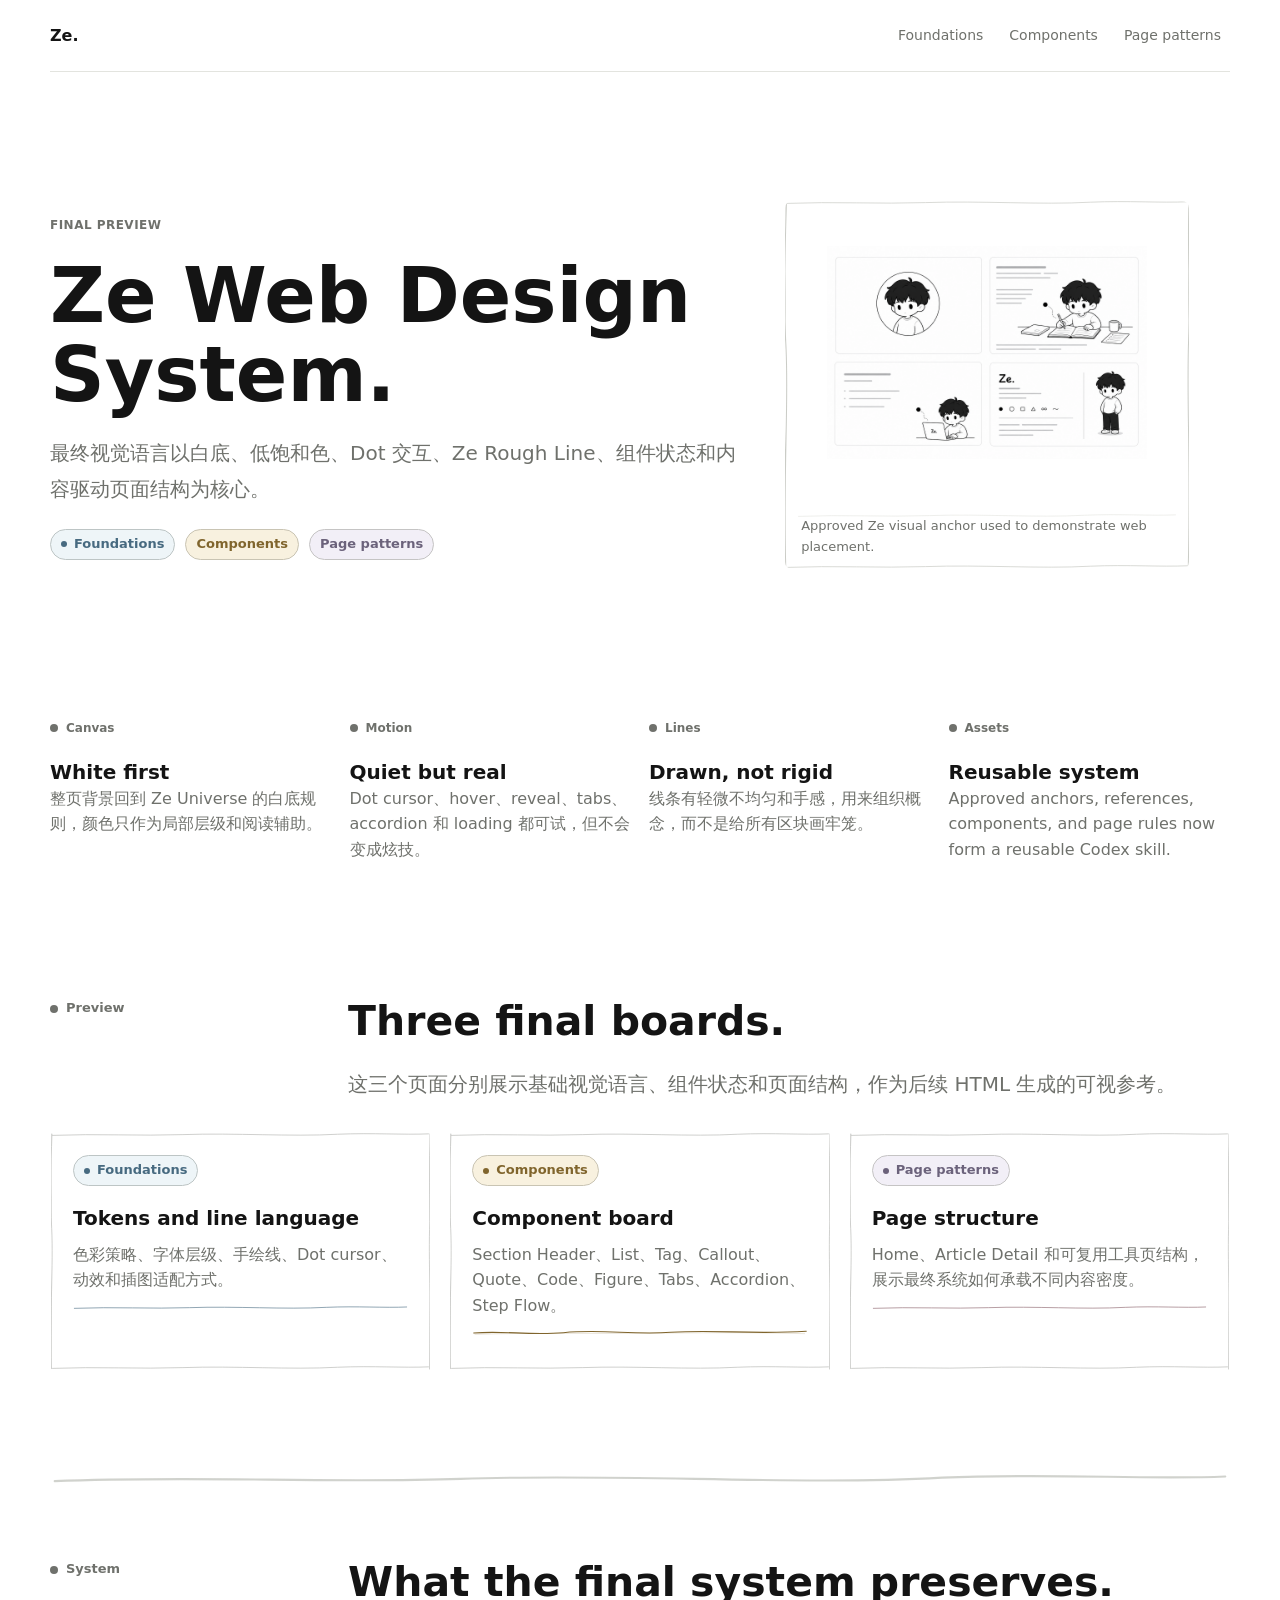
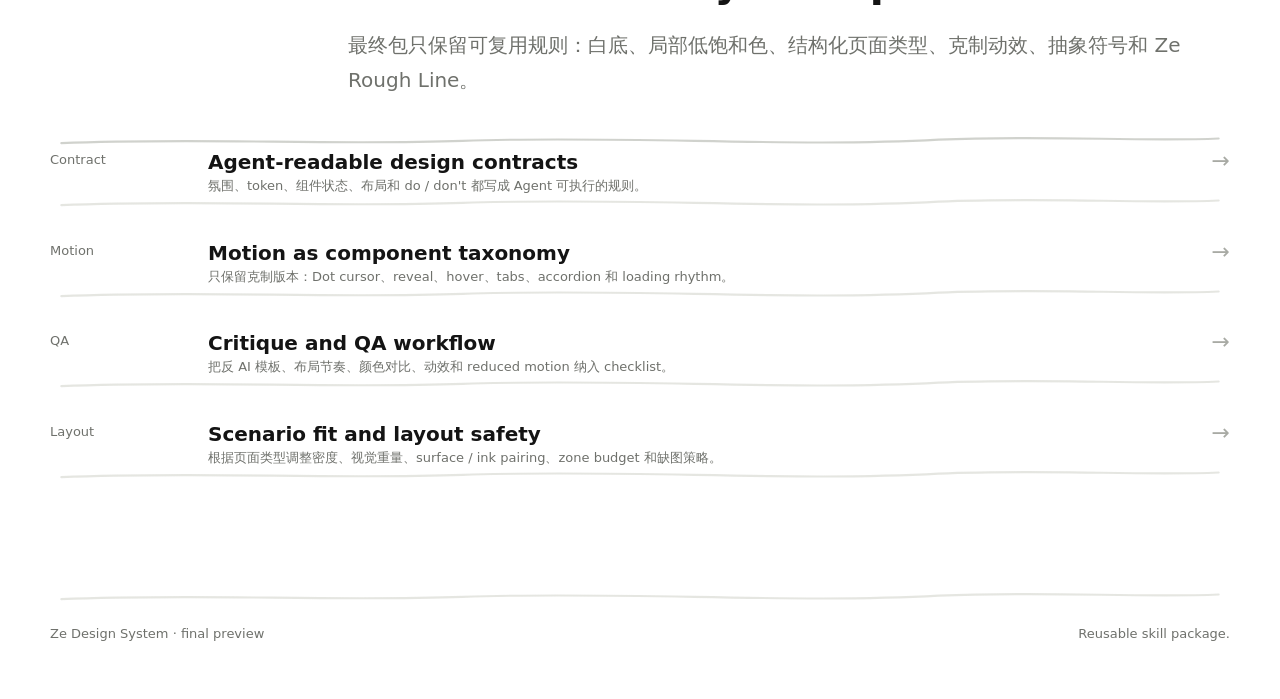
<file: gallery/index.html>
<!doctype html>
<html lang="zh-CN">
  <head>
    <meta charset="utf-8">
    <meta name="viewport" content="width=device-width, initial-scale=1">
    <title>Ze Design System Gallery</title>
    <link rel="stylesheet" href="./assets/ze-system.css">
    <script defer src="./assets/ze-gallery.js"></script>
  </head>
  <body>
    <header class="shell topbar">
      <a class="brand" href="./index.html">Ze.</a>
      <nav class="nav" aria-label="Gallery navigation">
        <a href="./style-tiles.html">Foundations</a>
        <a href="./component-board.html">Components</a>
        <a href="./page-mockups.html">Page patterns</a>
      </nav>
    </header>

    <main class="shell">
      <section class="gallery-hero">
        <div class="hero-copy" data-reveal>
          <span class="eyebrow">Final preview</span>
          <h1>Ze Web Design System.</h1>
          <p class="lead">最终视觉语言以白底、低饱和色、Dot 交互、Ze Rough Line、组件状态和内容驱动页面结构为核心。</p>
          <div class="mock-nav">
            <a class="tag tint-blue active" href="./style-tiles.html">Foundations</a>
            <a class="tag tint-amber" href="./component-board.html">Components</a>
            <a class="tag tint-violet" href="./page-mockups.html">Page patterns</a>
          </div>
        </div>
        <figure class="hero-visual figure fit-hero" data-reveal>
          <img src="../assets/visual-anchors/approved/08_application_board.png" alt="Approved Ze application board visual anchor">
          <figcaption class="caption">Approved Ze visual anchor used to demonstrate web placement.</figcaption>
        </figure>
      </section>

      <section class="section tight">
        <div class="option-grid four">
          <div class="open-note" data-reveal>
            <span class="kicker">Canvas</span>
            <h3>White first</h3>
            <p>整页背景回到 Ze Universe 的白底规则，颜色只作为局部层级和阅读辅助。</p>
          </div>
          <div class="open-note" data-reveal>
            <span class="kicker">Motion</span>
            <h3>Quiet but real</h3>
            <p>Dot cursor、hover、reveal、tabs、accordion 和 loading 都可试，但不会变成炫技。</p>
          </div>
          <div class="open-note" data-reveal>
            <span class="kicker">Lines</span>
            <h3>Drawn, not rigid</h3>
            <p>线条有轻微不均匀和手感，用来组织概念，而不是给所有区块画牢笼。</p>
          </div>
          <div class="open-note" data-reveal>
            <span class="kicker">Assets</span>
            <h3>Reusable system</h3>
            <p>Approved anchors, references, components, and page rules now form a reusable Codex skill.</p>
          </div>
        </div>
      </section>

      <section class="section">
        <div class="section-head">
          <span class="marker">Preview</span>
          <div>
            <h2>Three final boards.</h2>
            <p class="lead">这三个页面分别展示基础视觉语言、组件状态和页面结构，作为后续 HTML 生成的可视参考。</p>
          </div>
        </div>
        <div class="option-grid three">
          <a class="option-card" href="./style-tiles.html" data-reveal>
            <span class="tag tint-blue active">Foundations</span>
            <h3>Tokens and line language</h3>
            <p>色彩策略、字体层级、手绘线、Dot cursor、动效和插图适配方式。</p>
            <div class="hand-line blue" aria-hidden="true"></div>
          </a>
          <a class="option-card" href="./component-board.html" data-reveal>
            <span class="tag tint-amber active">Components</span>
            <h3>Component board</h3>
            <p>Section Header、List、Tag、Callout、Quote、Code、Figure、Tabs、Accordion、Step Flow。</p>
            <div class="hand-line amber rough-pencil" aria-hidden="true"></div>
          </a>
          <a class="option-card" href="./page-mockups.html" data-reveal>
            <span class="tag tint-violet active">Page patterns</span>
            <h3>Page structure</h3>
            <p>Home、Article Detail 和可复用工具页结构，展示最终系统如何承载不同内容密度。</p>
            <div class="hand-line rose" aria-hidden="true"></div>
          </a>
        </div>
      </section>

      <section class="section divided">
        <div class="section-head">
          <span class="marker">System</span>
          <div>
            <h2>What the final system preserves.</h2>
            <p class="lead">最终包只保留可复用规则：白底、局部低饱和色、结构化页面类型、克制动效、抽象符号和 Ze Rough Line。</p>
          </div>
        </div>
        <div class="list">
          <div class="list-row" data-reveal>
            <div class="meta">Contract</div>
            <div>
              <h3>Agent-readable design contracts</h3>
              <p class="meta">氛围、token、组件状态、布局和 do / don't 都写成 Agent 可执行的规则。</p>
            </div>
            <span class="arrow" aria-hidden="true">→</span>
          </div>
          <div class="list-row" data-reveal>
            <div class="meta">Motion</div>
            <div>
              <h3>Motion as component taxonomy</h3>
              <p class="meta">只保留克制版本：Dot cursor、reveal、hover、tabs、accordion 和 loading rhythm。</p>
            </div>
            <span class="arrow" aria-hidden="true">→</span>
          </div>
          <div class="list-row" data-reveal>
            <div class="meta">QA</div>
            <div>
              <h3>Critique and QA workflow</h3>
              <p class="meta">把反 AI 模板、布局节奏、颜色对比、动效和 reduced motion 纳入 checklist。</p>
            </div>
            <span class="arrow" aria-hidden="true">→</span>
          </div>
          <div class="list-row" data-reveal>
            <div class="meta">Layout</div>
            <div>
              <h3>Scenario fit and layout safety</h3>
              <p class="meta">根据页面类型调整密度、视觉重量、surface / ink pairing、zone budget 和缺图策略。</p>
            </div>
            <span class="arrow" aria-hidden="true">→</span>
          </div>
        </div>
      </section>
    </main>

    <footer class="shell footer">
      <span>Ze Design System · final preview</span>
      <span>Reusable skill package.</span>
    </footer>
  </body>
</html>
</file>
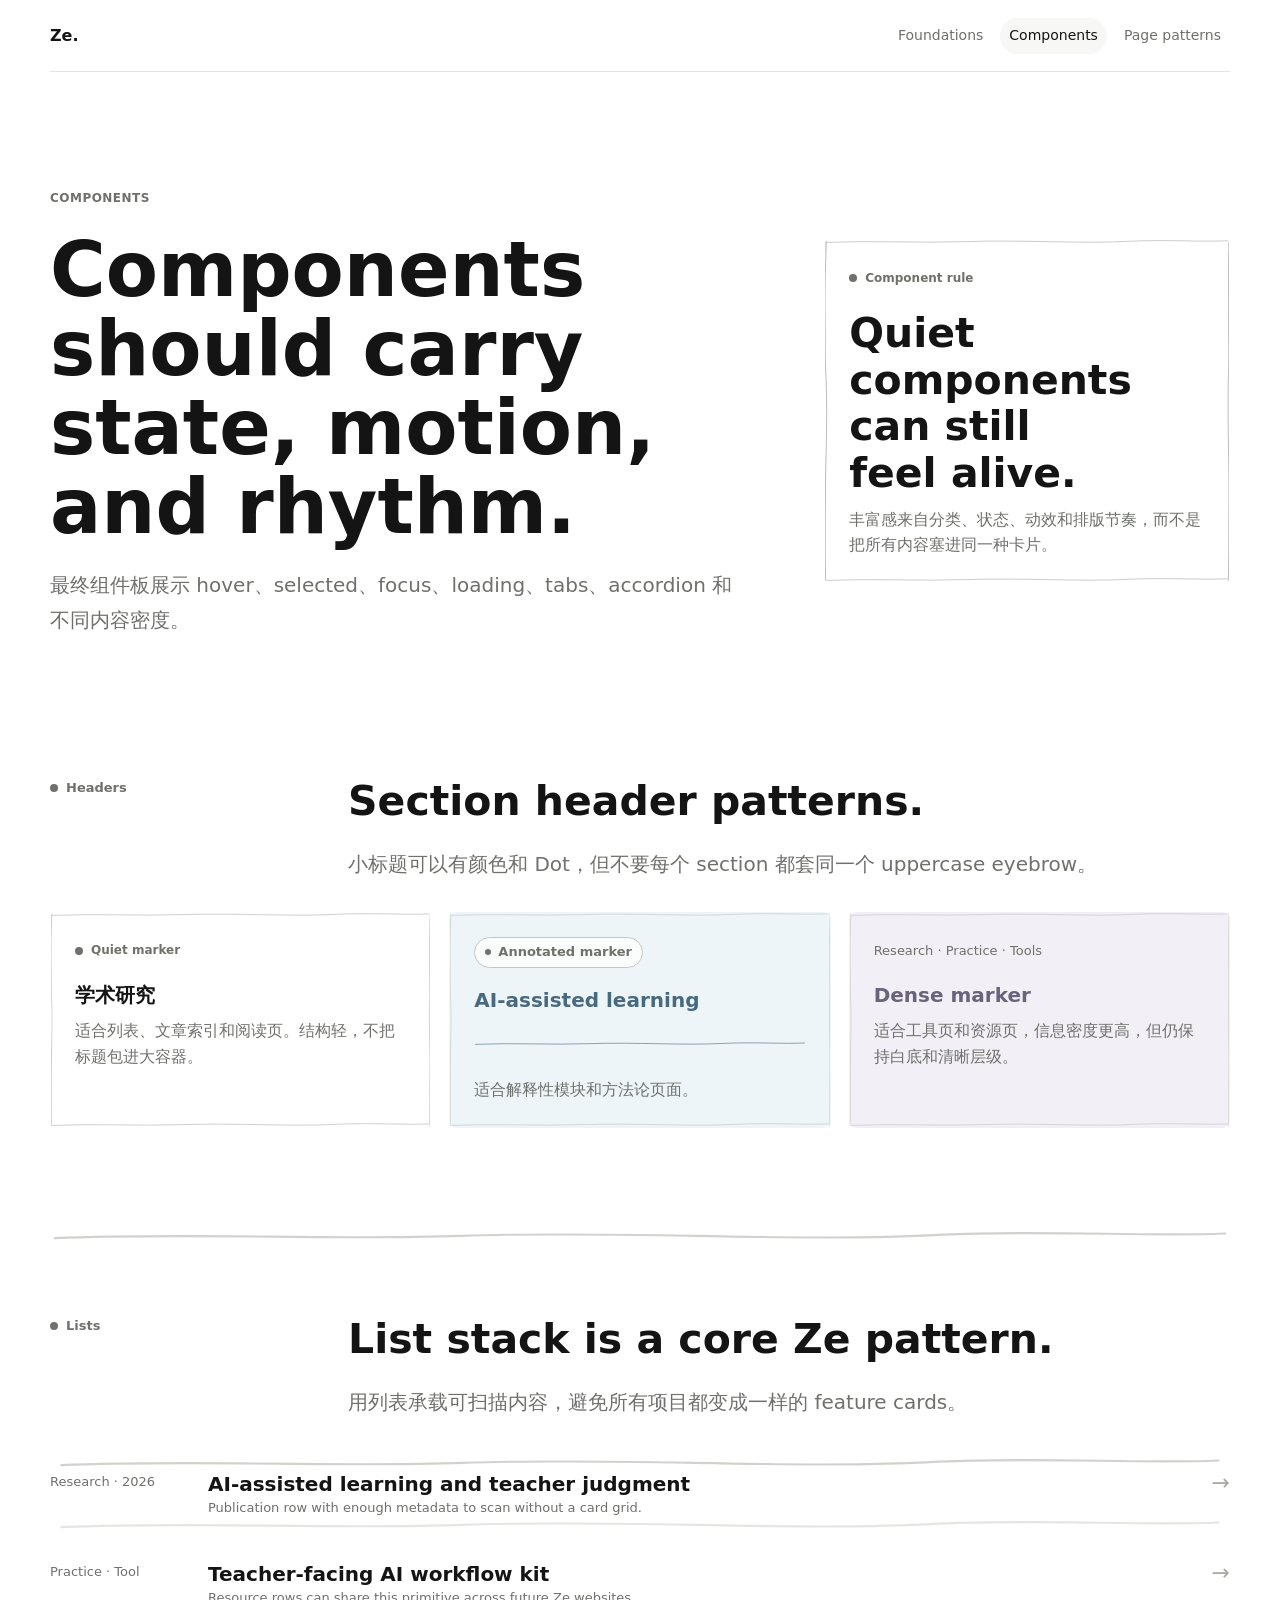
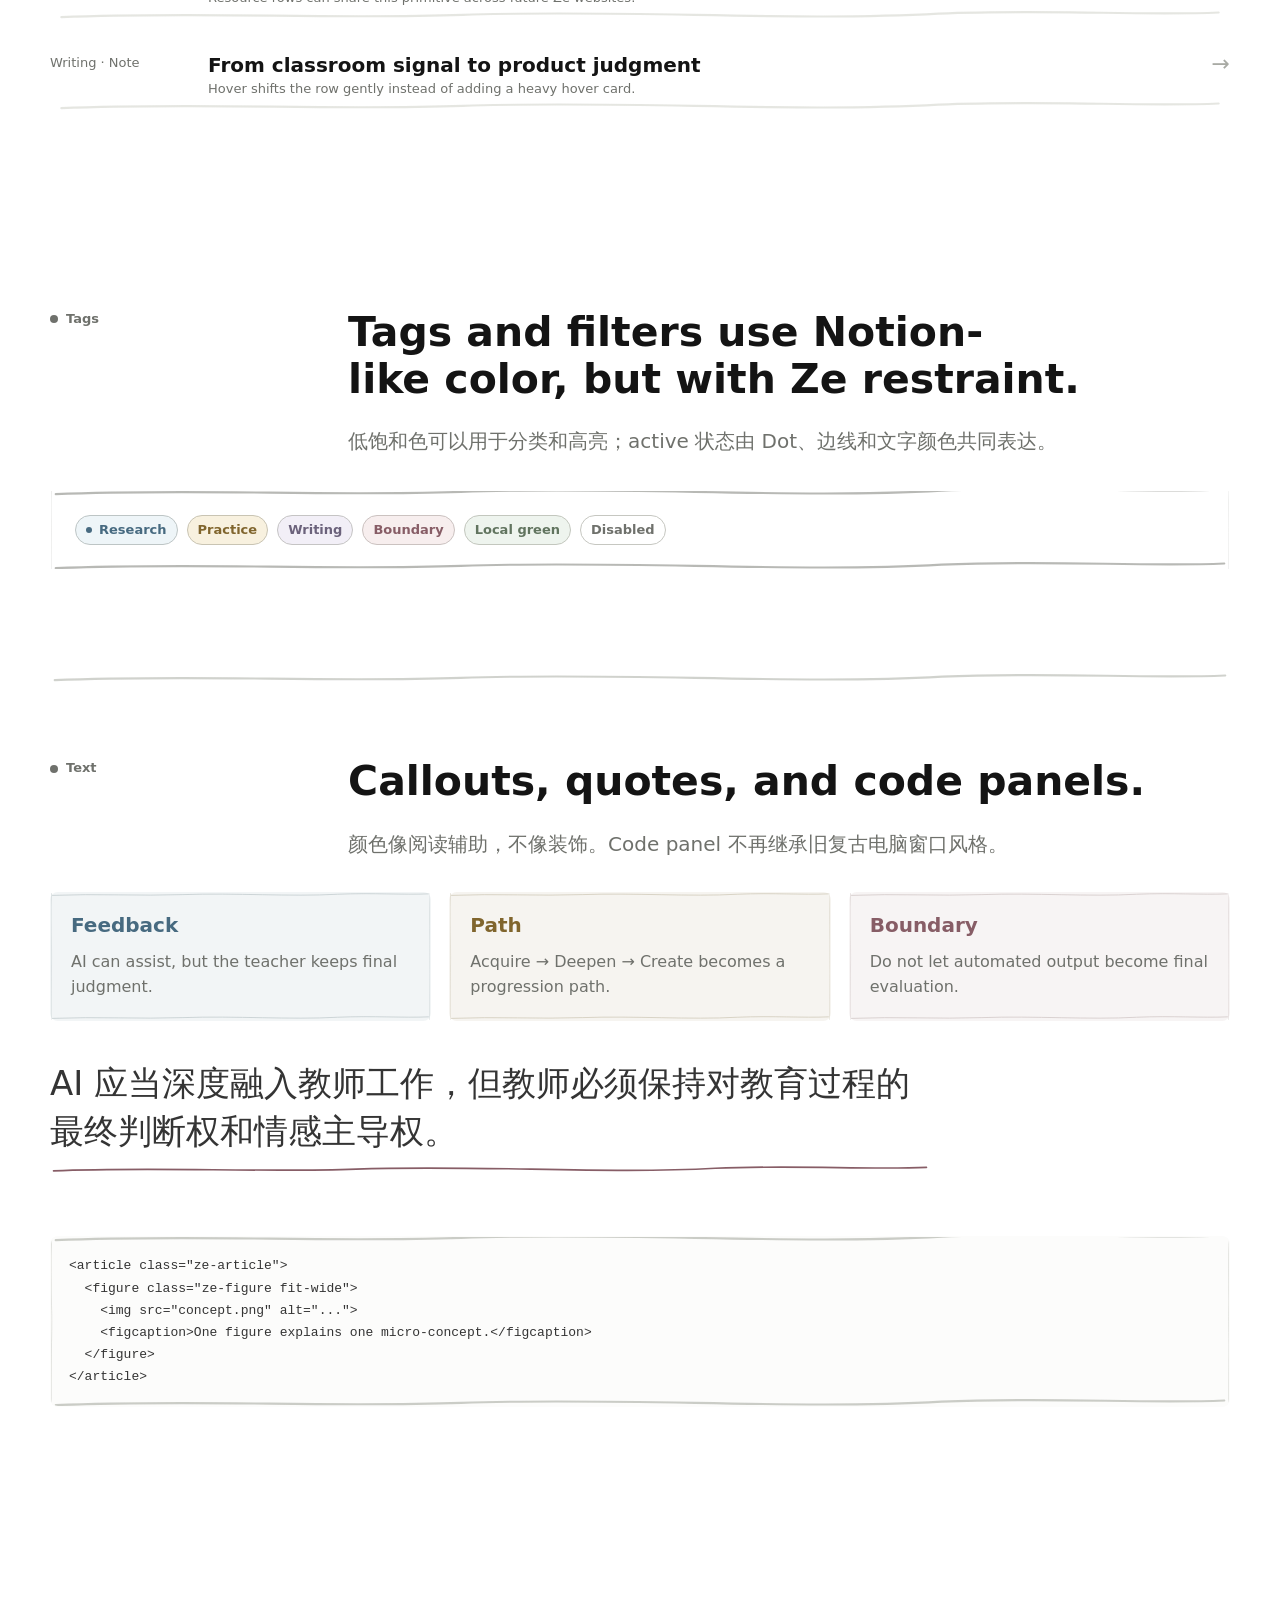
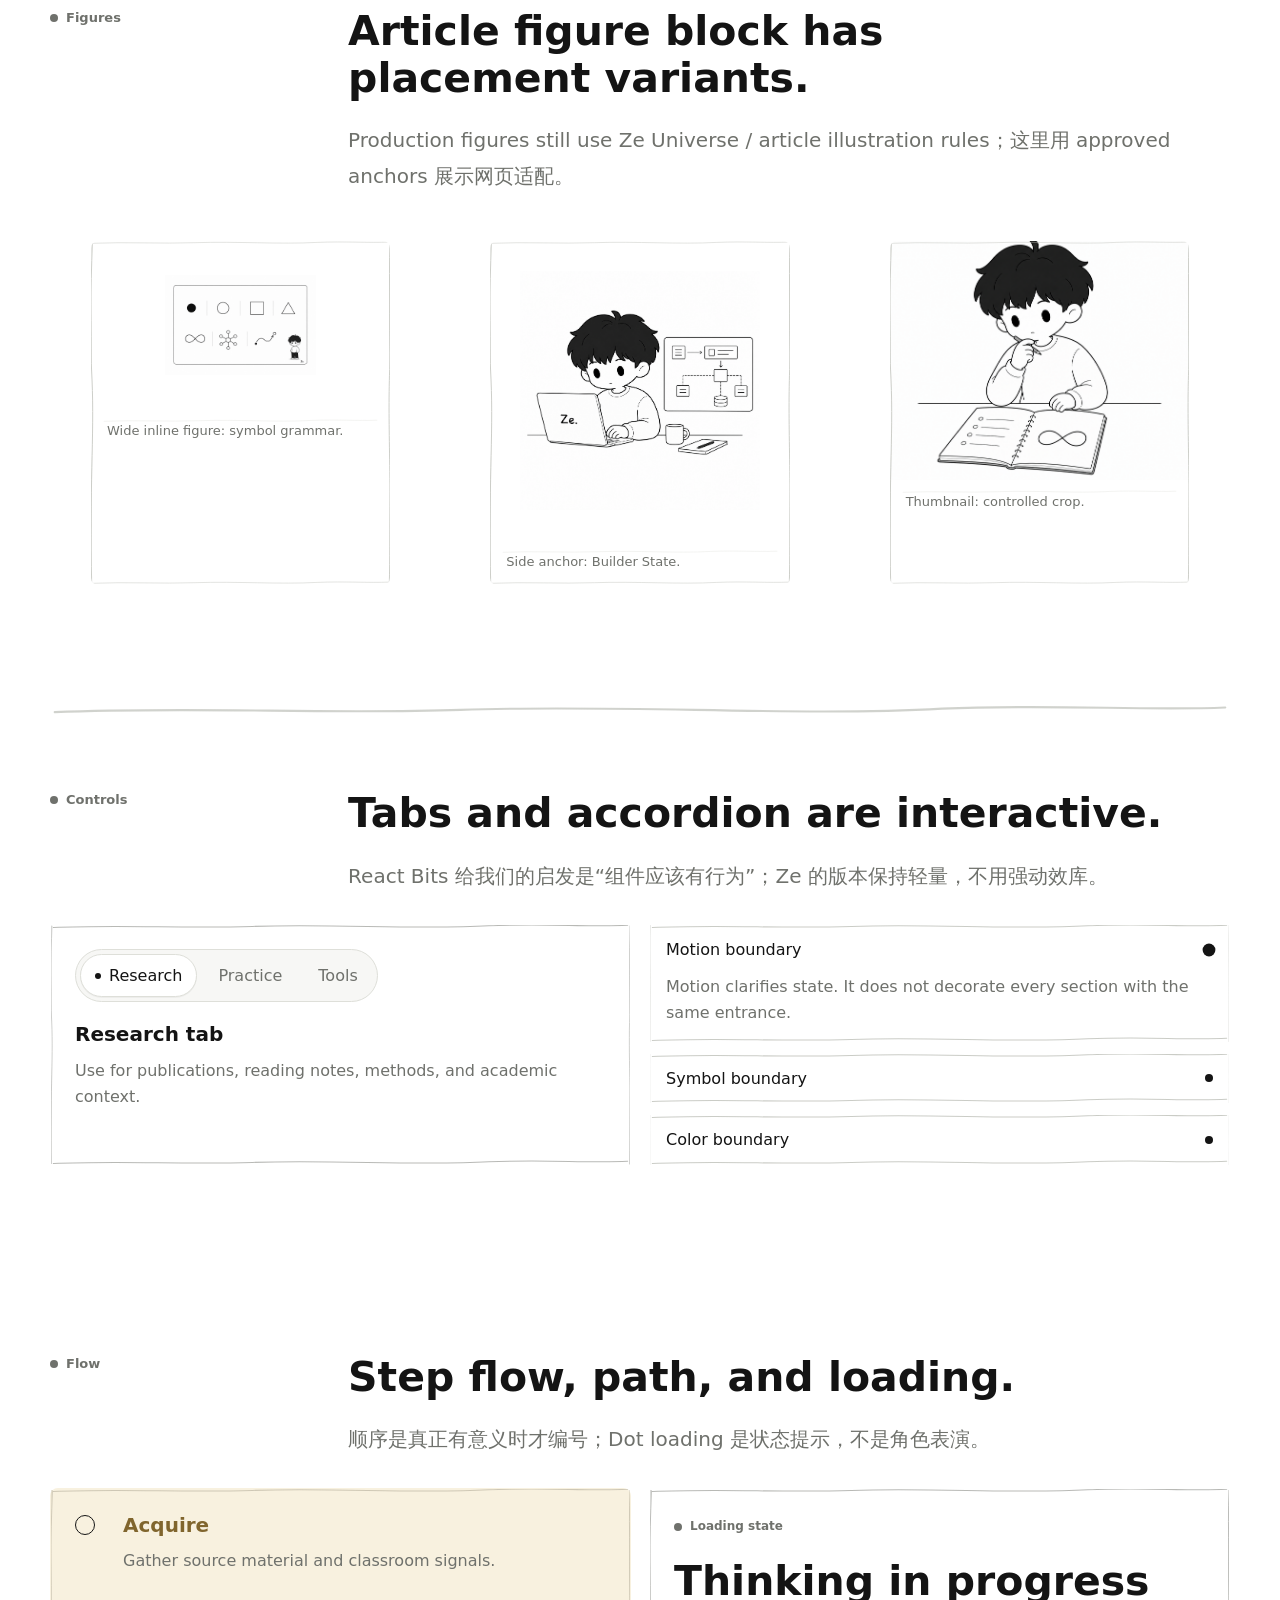
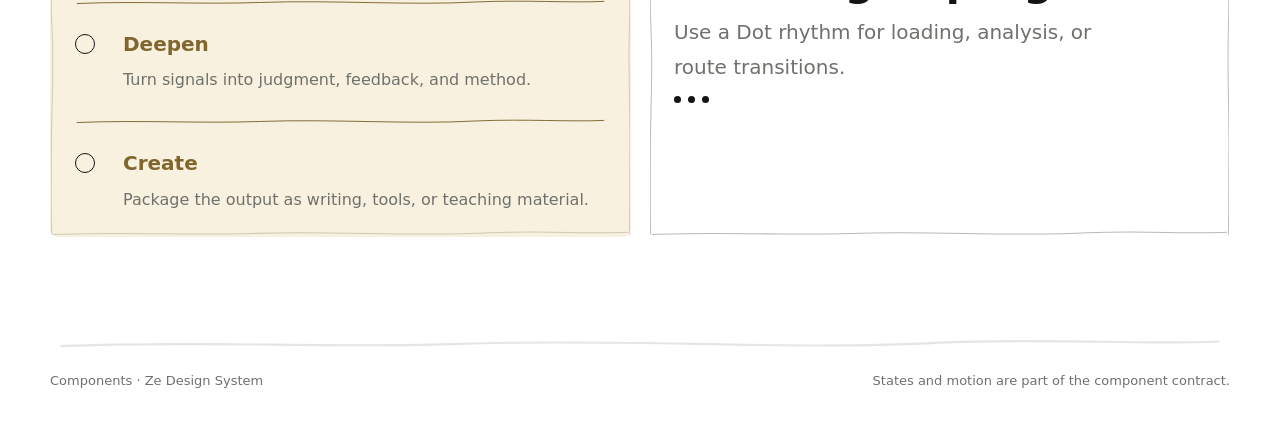
<file: gallery/component-board.html>
<!doctype html>
<html lang="zh-CN">
  <head>
    <meta charset="utf-8">
    <meta name="viewport" content="width=device-width, initial-scale=1">
    <title>Components · Ze Design System</title>
    <link rel="stylesheet" href="./assets/ze-system.css">
    <script defer src="./assets/ze-gallery.js"></script>
  </head>
  <body>
    <header class="shell topbar">
      <a class="brand" href="./index.html">Ze.</a>
      <nav class="nav" aria-label="Gallery navigation">
        <a href="./style-tiles.html">Foundations</a>
        <a href="./component-board.html">Components</a>
        <a href="./page-mockups.html">Page patterns</a>
      </nav>
    </header>

    <main class="shell">
      <section class="gallery-hero compact">
        <div class="hero-copy" data-reveal>
          <span class="eyebrow">Components</span>
          <h1>Components should carry state, motion, and rhythm.</h1>
          <p class="lead">最终组件板展示 hover、selected、focus、loading、tabs、accordion 和不同内容密度。</p>
        </div>
        <div class="panel white" data-reveal>
          <span class="kicker">Component rule</span>
          <h2>Quiet components can still feel alive.</h2>
          <p>丰富感来自分类、状态、动效和排版节奏，而不是把所有内容塞进同一种卡片。</p>
        </div>
      </section>

      <section class="section">
        <div class="section-head">
          <span class="marker">Headers</span>
          <div>
            <h2>Section header patterns.</h2>
            <p class="lead">小标题可以有颜色和 Dot，但不要每个 section 都套同一个 uppercase eyebrow。</p>
          </div>
        </div>
        <div class="component-grid three">
          <article class="panel white" data-reveal>
            <span class="kicker">Quiet marker</span>
            <h3>学术研究</h3>
            <p>适合列表、文章索引和阅读页。结构轻，不把标题包进大容器。</p>
          </article>
          <article class="panel tint-blue" data-reveal>
            <span class="tag active">Annotated marker</span>
            <h3>AI-assisted learning</h3>
            <div class="hand-line blue" aria-hidden="true"></div>
            <p>适合解释性模块和方法论页面。</p>
          </article>
          <article class="panel tint-violet" data-reveal>
            <span class="meta">Research · Practice · Tools</span>
            <h3>Dense marker</h3>
            <p>适合工具页和资源页，信息密度更高，但仍保持白底和清晰层级。</p>
          </article>
        </div>
      </section>

      <section class="section divided">
        <div class="section-head">
          <span class="marker">Lists</span>
          <div>
            <h2>List stack is a core Ze pattern.</h2>
            <p class="lead">用列表承载可扫描内容，避免所有项目都变成一样的 feature cards。</p>
          </div>
        </div>
        <div class="list">
          <div class="list-row" data-reveal>
            <div class="meta">Research · 2026</div>
            <div>
              <h3>AI-assisted learning and teacher judgment</h3>
              <p class="meta">Publication row with enough metadata to scan without a card grid.</p>
            </div>
            <span class="arrow" aria-hidden="true">→</span>
          </div>
          <div class="list-row" data-reveal>
            <div class="meta">Practice · Tool</div>
            <div>
              <h3>Teacher-facing AI workflow kit</h3>
              <p class="meta">Resource rows can share this primitive across future Ze websites.</p>
            </div>
            <span class="arrow" aria-hidden="true">→</span>
          </div>
          <div class="list-row" data-reveal>
            <div class="meta">Writing · Note</div>
            <div>
              <h3>From classroom signal to product judgment</h3>
              <p class="meta">Hover shifts the row gently instead of adding a heavy hover card.</p>
            </div>
            <span class="arrow" aria-hidden="true">→</span>
          </div>
        </div>
      </section>

      <section class="section">
        <div class="section-head">
          <span class="marker">Tags</span>
          <div>
            <h2>Tags and filters use Notion-like color, but with Ze restraint.</h2>
            <p class="lead">低饱和色可以用于分类和高亮；active 状态由 Dot、边线和文字颜色共同表达。</p>
          </div>
        </div>
        <div class="panel white" data-reveal>
          <div class="tag-row" role="list" aria-label="Tag states">
            <span class="tag tint-blue active">Research</span>
            <span class="tag tint-amber">Practice</span>
            <span class="tag tint-violet">Writing</span>
            <span class="tag tint-rose">Boundary</span>
            <span class="tag tint-green">Local green</span>
            <span class="tag" aria-disabled="true">Disabled</span>
          </div>
        </div>
      </section>

      <section class="section divided">
        <div class="section-head">
          <span class="marker">Text</span>
          <div>
            <h2>Callouts, quotes, and code panels.</h2>
            <p class="lead">颜色像阅读辅助，不像装饰。Code panel 不再继承旧复古电脑窗口风格。</p>
          </div>
        </div>
        <div class="component-grid three">
          <div class="callout tint-blue" data-reveal>
            <h3>Feedback</h3>
            <p>AI can assist, but the teacher keeps final judgment.</p>
          </div>
          <div class="callout tint-amber" data-reveal>
            <h3>Path</h3>
            <p>Acquire → Deepen → Create becomes a progression path.</p>
          </div>
          <div class="callout tint-rose" data-reveal>
            <h3>Boundary</h3>
            <p>Do not let automated output become final evaluation.</p>
          </div>
        </div>
        <div class="stack loose section-followup">
          <div class="quote annotated" data-reveal>
            AI 应当深度融入教师工作，但教师必须保持对教育过程的最终判断权和情感主导权。
            <div class="hand-line rose" aria-hidden="true"></div>
          </div>
          <pre class="code-panel" data-reveal><code>&lt;article class=&quot;ze-article&quot;&gt;
  &lt;figure class=&quot;ze-figure fit-wide&quot;&gt;
    &lt;img src=&quot;concept.png&quot; alt=&quot;...&quot;&gt;
    &lt;figcaption&gt;One figure explains one micro-concept.&lt;/figcaption&gt;
  &lt;/figure&gt;
&lt;/article&gt;</code></pre>
        </div>
      </section>

      <section class="section">
        <div class="section-head">
          <span class="marker">Figures</span>
          <div>
            <h2>Article figure block has placement variants.</h2>
            <p class="lead">Production figures still use Ze Universe / article illustration rules；这里用 approved anchors 展示网页适配。</p>
          </div>
        </div>
        <div class="component-grid three">
          <figure class="figure fit-wide" data-reveal>
            <img src="../assets/visual-anchors/approved/07_dot_symbol_grammar.png" alt="Approved Dot and symbol grammar visual anchor">
            <figcaption class="caption">Wide inline figure: symbol grammar.</figcaption>
          </figure>
          <figure class="figure fit-side" data-reveal>
            <img src="../assets/visual-anchors/approved/03_builder_state.png" alt="Approved Ze builder state visual anchor">
            <figcaption class="caption">Side anchor: Builder State.</figcaption>
          </figure>
          <figure class="figure fit-thumb" data-reveal>
            <img src="../assets/visual-anchors/approved/05_founder_state.png" alt="Approved Ze founder state visual anchor">
            <figcaption class="caption">Thumbnail: controlled crop.</figcaption>
          </figure>
        </div>
      </section>

      <section class="section divided">
        <div class="section-head">
          <span class="marker">Controls</span>
          <div>
            <h2>Tabs and accordion are interactive.</h2>
            <p class="lead">React Bits 给我们的启发是“组件应该有行为”；Ze 的版本保持轻量，不用强动效库。</p>
          </div>
        </div>
        <div class="component-grid two">
          <section class="panel white" data-tabs data-reveal>
            <div class="tabs" role="tablist" aria-label="Ze component tabs">
              <button class="tab" type="button" role="tab" data-tab="research" aria-selected="true">Research</button>
              <button class="tab" type="button" role="tab" data-tab="practice" aria-selected="false">Practice</button>
              <button class="tab" type="button" role="tab" data-tab="tools" aria-selected="false">Tools</button>
            </div>
            <div class="tab-panel" role="tabpanel" data-tab-panel="research">
              <h3>Research tab</h3>
              <p>Use for publications, reading notes, methods, and academic context.</p>
            </div>
            <div class="tab-panel" role="tabpanel" data-tab-panel="practice" hidden>
              <h3>Practice tab</h3>
              <p>Use for classroom experiments, product decisions, and applied resources.</p>
            </div>
            <div class="tab-panel" role="tabpanel" data-tab-panel="tools" hidden>
              <h3>Tools tab</h3>
              <p>Use for dense functional surfaces with filters, states, and results.</p>
            </div>
          </section>

          <section class="accordion" data-reveal>
            <div class="accordion-item">
              <button class="accordion-button" type="button" data-accordion-button aria-expanded="true" aria-controls="acc-motion">Motion boundary</button>
              <div class="accordion-panel" id="acc-motion">
                Motion clarifies state. It does not decorate every section with the same entrance.
              </div>
            </div>
            <div class="accordion-item">
              <button class="accordion-button" type="button" data-accordion-button aria-expanded="false" aria-controls="acc-symbol" >Symbol boundary</button>
              <div class="accordion-panel" id="acc-symbol" hidden>
                Dot and symbols are grammar only. They never become side characters.
              </div>
            </div>
            <div class="accordion-item">
              <button class="accordion-button" type="button" data-accordion-button aria-expanded="false" aria-controls="acc-color">Color boundary</button>
              <div class="accordion-panel" id="acc-color" hidden>
                Color can highlight, classify, and guide; it should stay low-saturation and local.
              </div>
            </div>
          </section>
        </div>
      </section>

      <section class="section">
        <div class="section-head">
          <span class="marker">Flow</span>
          <div>
            <h2>Step flow, path, and loading.</h2>
            <p class="lead">顺序是真正有意义时才编号；Dot loading 是状态提示，不是角色表演。</p>
          </div>
        </div>
        <div class="component-grid two">
          <div class="panel tint-amber" data-reveal>
            <div class="step-flow">
              <div class="step-row">
                <span class="step-dot" aria-hidden="true"></span>
                <div><h3>Acquire</h3><p>Gather source material and classroom signals.</p></div>
              </div>
              <div class="hand-line amber" aria-hidden="true"></div>
              <div class="step-row">
                <span class="step-dot" aria-hidden="true"></span>
                <div><h3>Deepen</h3><p>Turn signals into judgment, feedback, and method.</p></div>
              </div>
              <div class="hand-line amber" aria-hidden="true"></div>
              <div class="step-row">
                <span class="step-dot" aria-hidden="true"></span>
                <div><h3>Create</h3><p>Package the output as writing, tools, or teaching material.</p></div>
              </div>
            </div>
          </div>
          <div class="panel white" data-reveal>
            <span class="kicker">Loading state</span>
            <h2>Thinking in progress</h2>
            <p class="lead">Use a Dot rhythm for loading, analysis, or route transitions.</p>
            <div class="loading-dots" aria-label="Loading"><span></span><span></span><span></span></div>
          </div>
        </div>
      </section>
    </main>

    <footer class="shell footer">
      <span>Components · Ze Design System</span>
      <span>States and motion are part of the component contract.</span>
    </footer>
  </body>
</html>
</file>
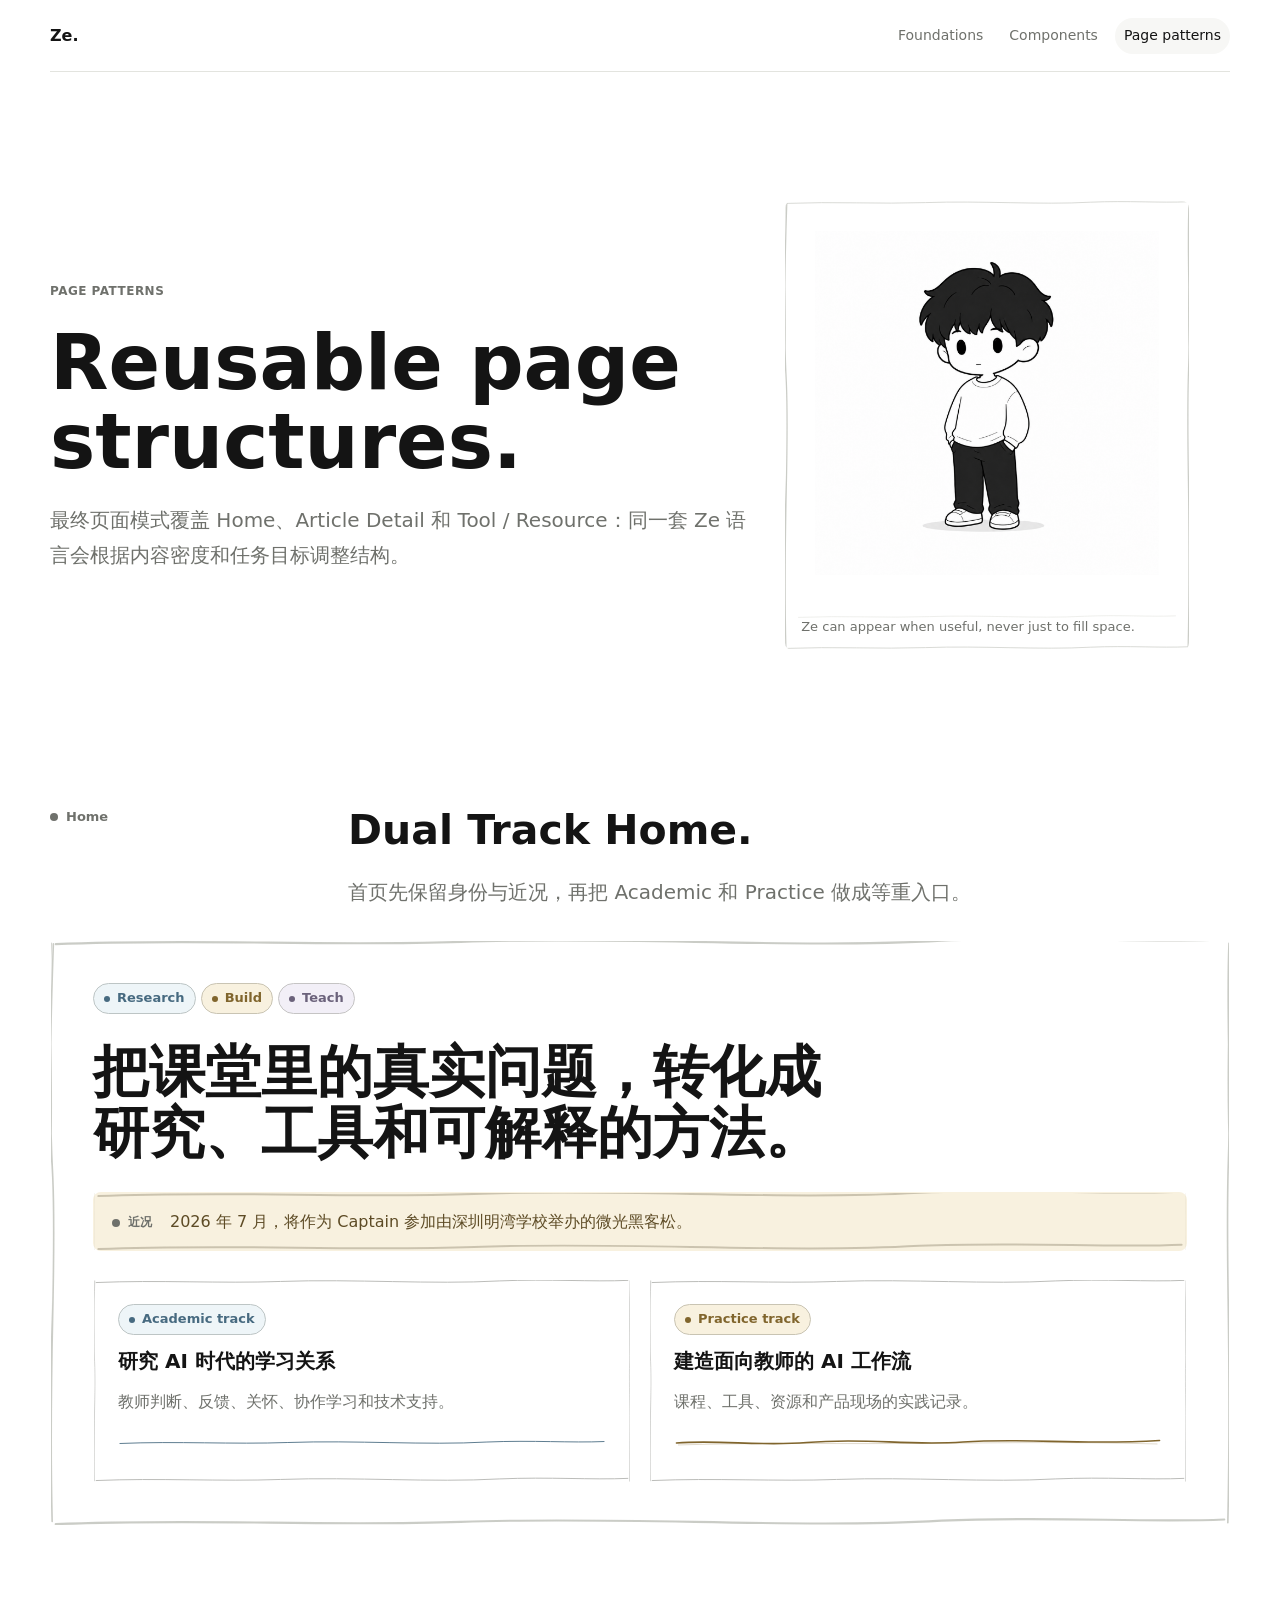
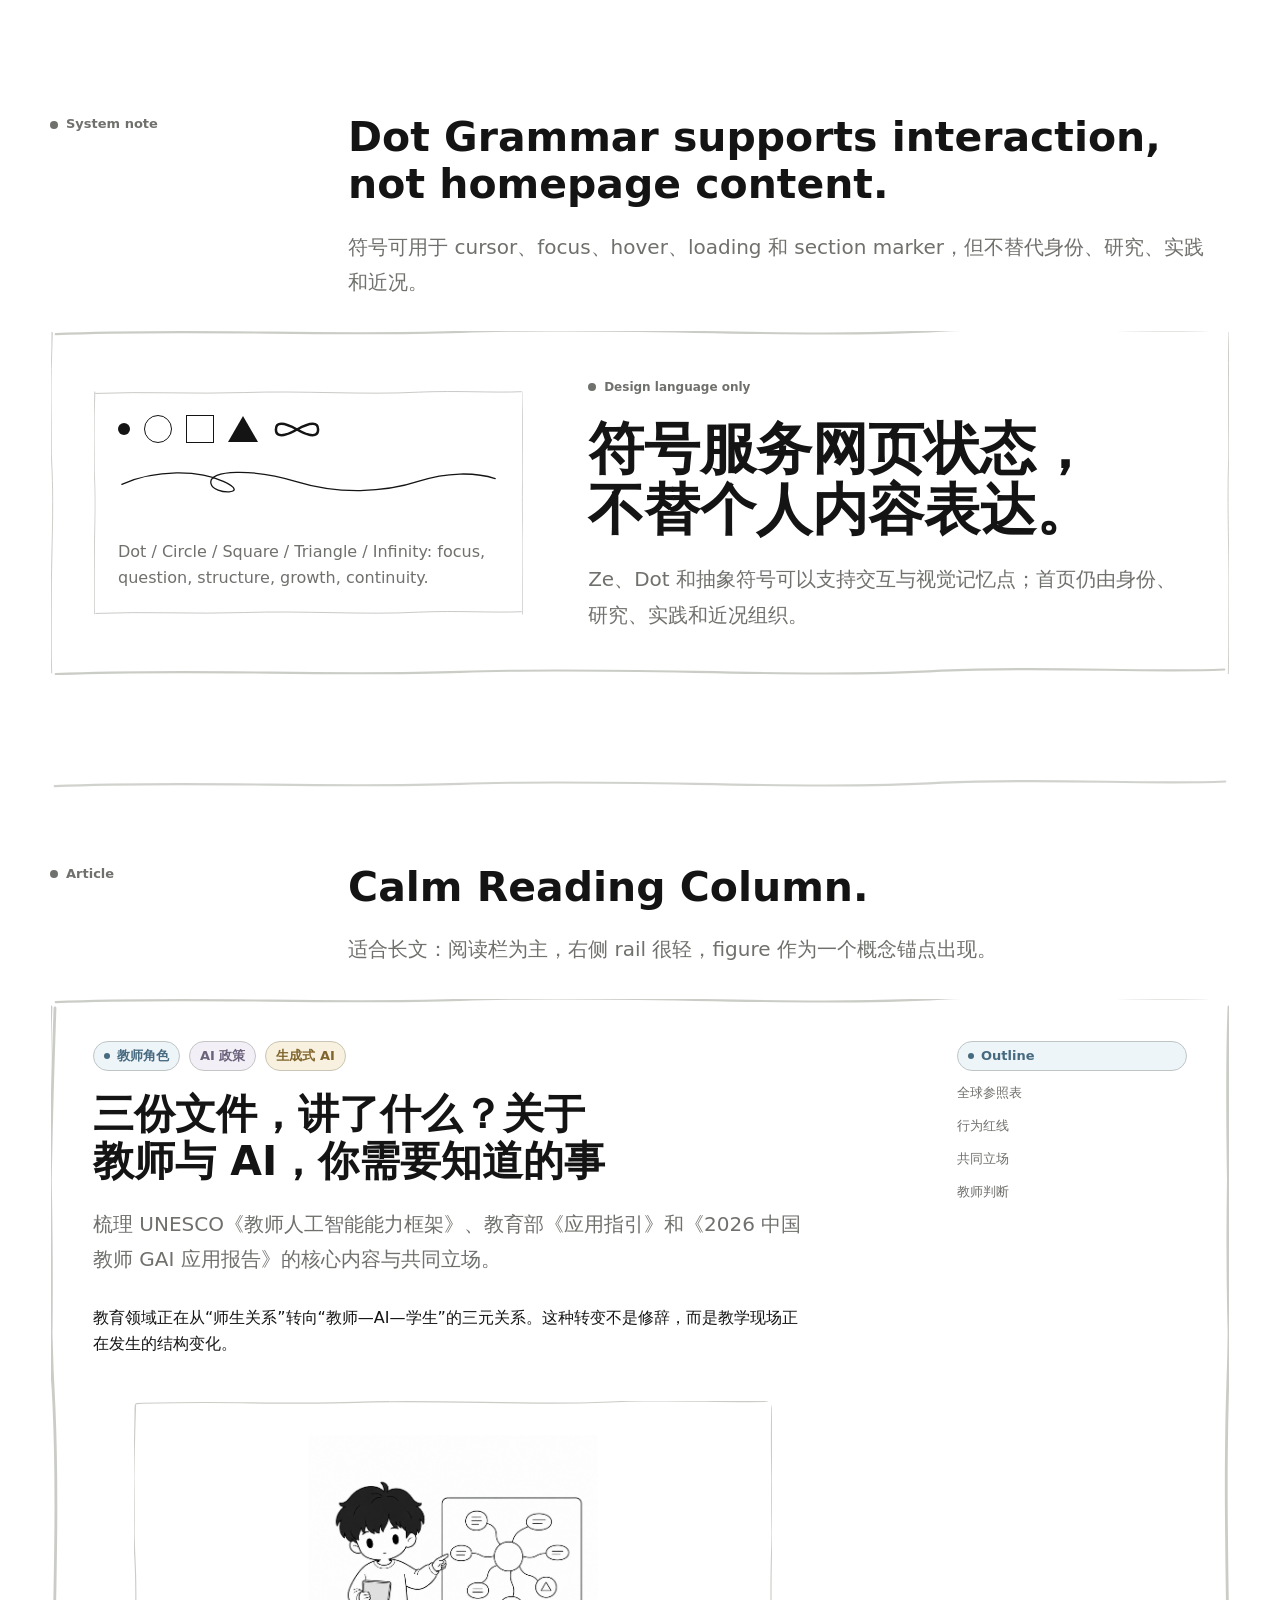
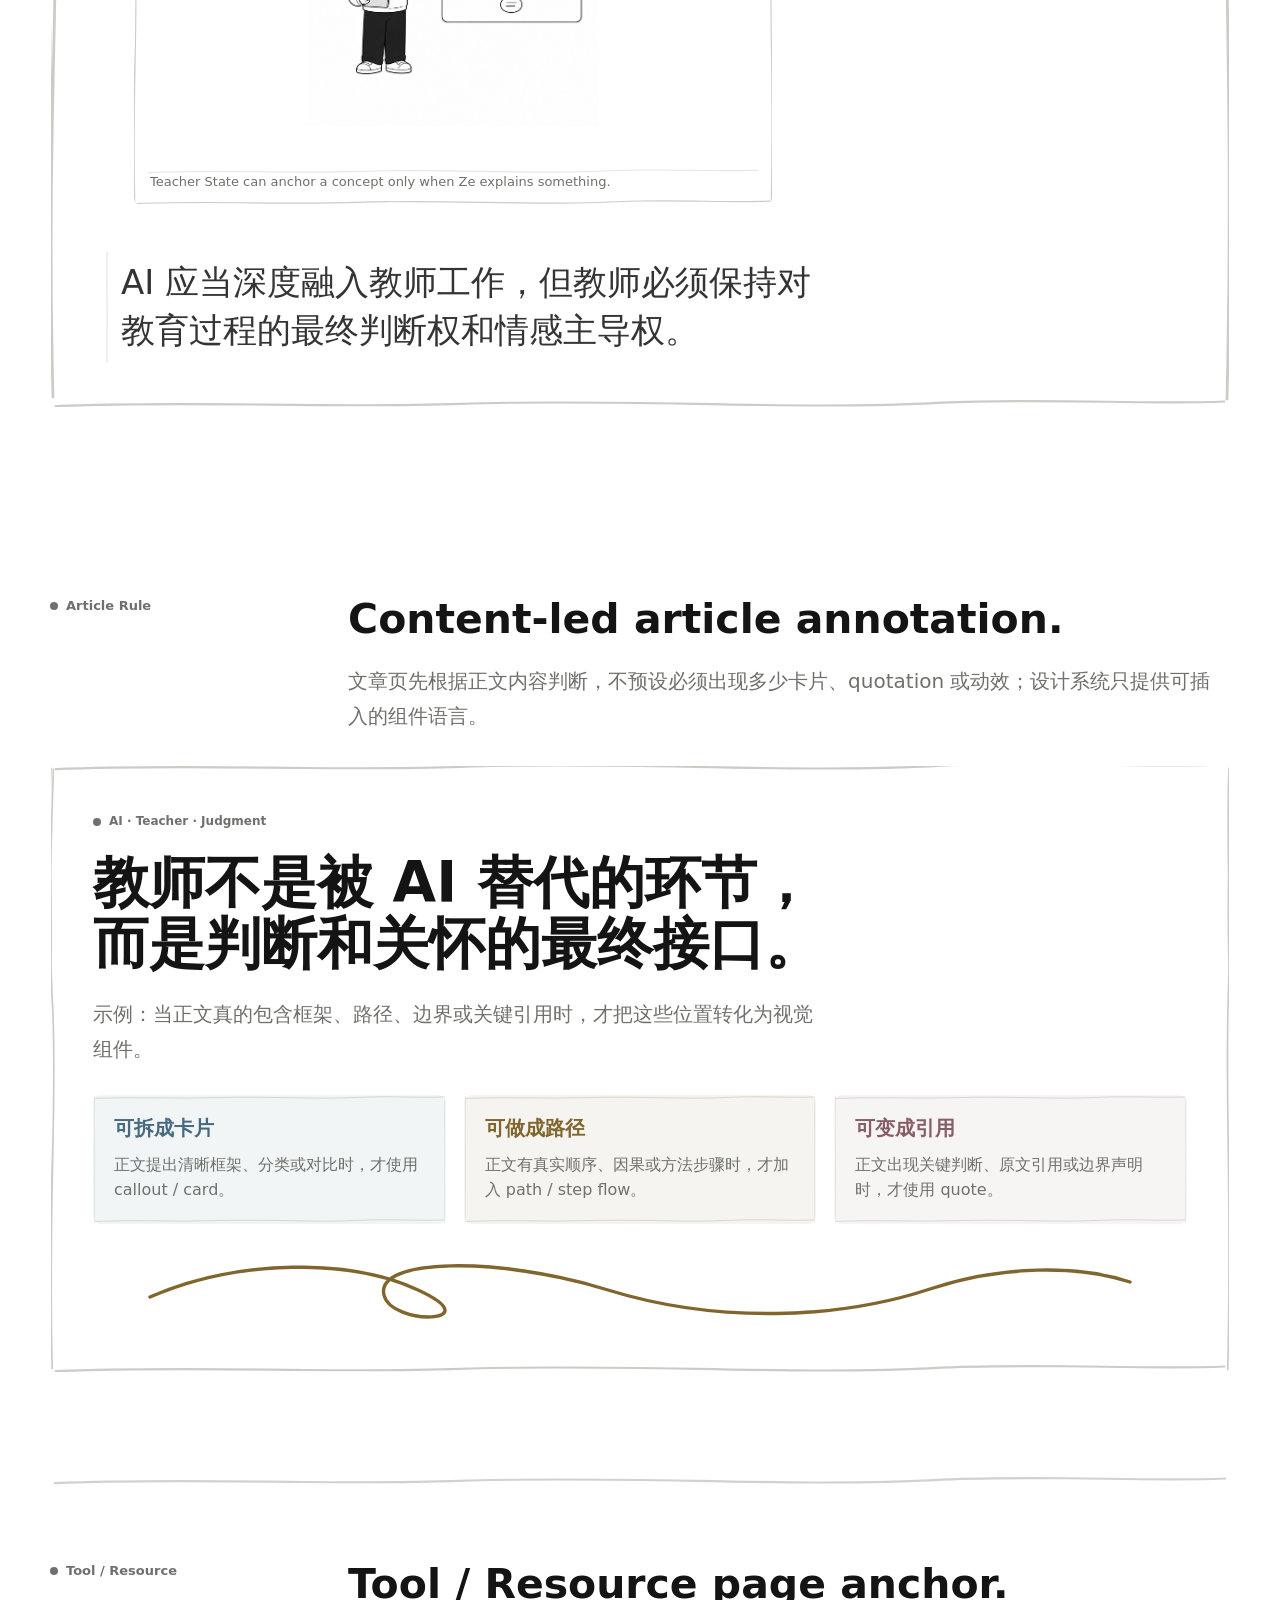
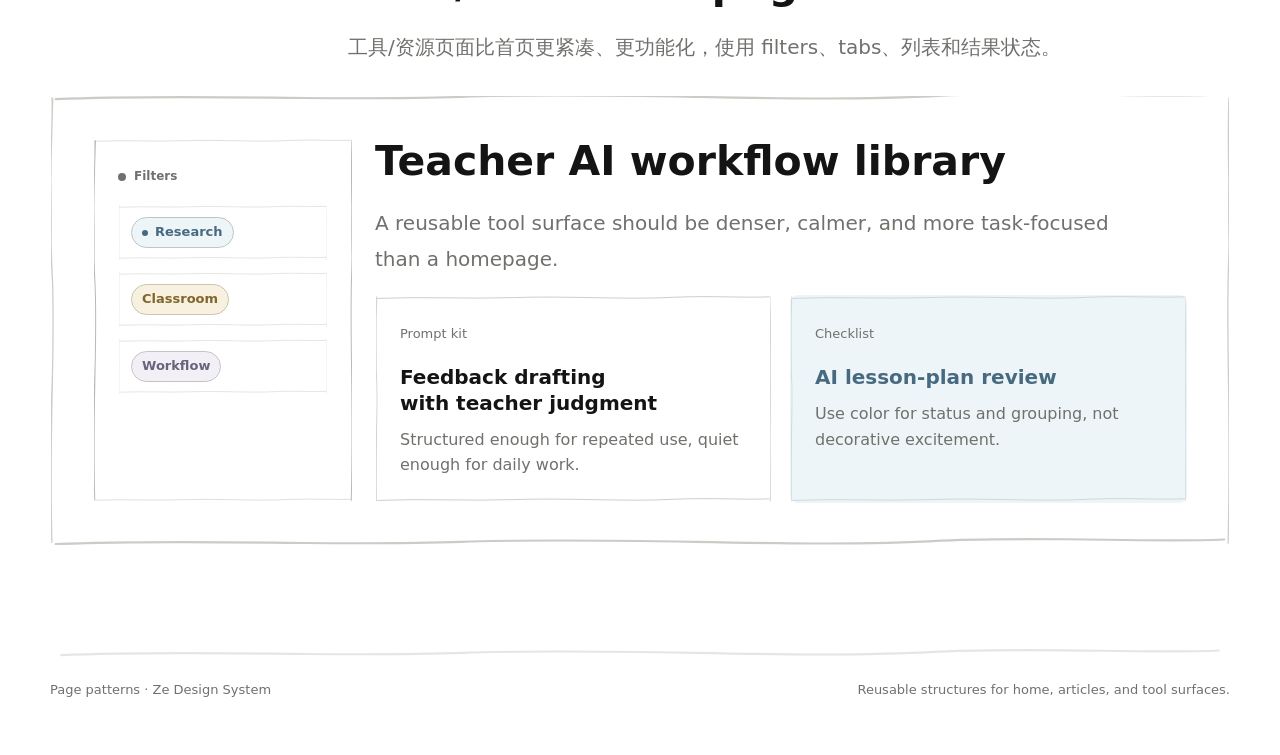
<file: gallery/page-mockups.html>
<!doctype html>
<html lang="zh-CN">
  <head>
    <meta charset="utf-8">
    <meta name="viewport" content="width=device-width, initial-scale=1">
    <title>Page Patterns · Ze Design System</title>
    <link rel="stylesheet" href="./assets/ze-system.css">
    <script defer src="./assets/ze-gallery.js"></script>
  </head>
  <body>
    <header class="shell topbar">
      <a class="brand" href="./index.html">Ze.</a>
      <nav class="nav" aria-label="Gallery navigation">
        <a href="./style-tiles.html">Foundations</a>
        <a href="./component-board.html">Components</a>
        <a href="./page-mockups.html">Page patterns</a>
      </nav>
    </header>

    <main class="shell">
      <section class="gallery-hero compact">
        <div class="hero-copy" data-reveal>
          <span class="eyebrow">Page patterns</span>
          <h1>Reusable page structures.</h1>
          <p class="lead">最终页面模式覆盖 Home、Article Detail 和 Tool / Resource：同一套 Ze 语言会根据内容密度和任务目标调整结构。</p>
        </div>
        <figure class="hero-visual figure fit-side" data-reveal>
          <img src="../assets/visual-anchors/approved/01_core_character.png" alt="Approved Ze core character visual anchor">
          <figcaption class="caption">Ze can appear when useful, never just to fill space.</figcaption>
        </figure>
      </section>

      <section class="section">
        <div class="section-head">
          <span class="marker">Home</span>
          <div>
            <h2>Dual Track Home.</h2>
            <p class="lead">首页先保留身份与近况，再把 Academic 和 Practice 做成等重入口。</p>
          </div>
        </div>
        <div class="mock-frame" data-reveal>
          <div class="stack loose">
            <div>
              <span class="tag tint-blue active">Research</span>
              <span class="tag tint-amber active">Build</span>
              <span class="tag tint-violet active">Teach</span>
            </div>
            <h2 class="mock-hero-title">把课堂里的真实问题，转化成研究、工具和可解释的方法。</h2>
            <div class="current-strip tint-amber">
              <span class="kicker">近况</span>
              <p>2026 年 7 月，将作为 Captain 参加由深圳明湾学校举办的微光黑客松。</p>
            </div>
            <div class="component-grid two">
              <article class="panel white track-card">
                <span class="tag tint-blue active">Academic track</span>
                <h3>研究 AI 时代的学习关系</h3>
                <p>教师判断、反馈、关怀、协作学习和技术支持。</p>
                <div class="hand-line blue" aria-hidden="true"></div>
              </article>
              <article class="panel white track-card">
                <span class="tag tint-amber active">Practice track</span>
                <h3>建造面向教师的 AI 工作流</h3>
                <p>课程、工具、资源和产品现场的实践记录。</p>
                <div class="hand-line amber rough-pencil" aria-hidden="true"></div>
              </article>
            </div>
          </div>
        </div>
      </section>

      <section class="section">
        <div class="section-head">
          <span class="marker">System note</span>
          <div>
            <h2>Dot Grammar supports interaction, not homepage content.</h2>
            <p class="lead">符号可用于 cursor、focus、hover、loading 和 section marker，但不替代身份、研究、实践和近况。</p>
          </div>
        </div>
        <div class="mock-frame" data-reveal>
          <div class="split reverse">
            <div class="panel white">
              <div class="symbol-row" aria-hidden="true">
                <span class="symbol dot"></span>
                <span class="symbol circle"></span>
                <span class="symbol square"></span>
                <span class="symbol triangle"></span>
                <span class="symbol infinity"></span>
              </div>
              <div class="hand-line rough-path" aria-hidden="true"></div>
              <p>Dot / Circle / Square / Triangle / Infinity: focus, question, structure, growth, continuity.</p>
            </div>
            <div>
              <span class="kicker">Design language only</span>
              <h2 class="mock-hero-title">符号服务网页状态，不替个人内容表达。</h2>
              <p class="lead">Ze、Dot 和抽象符号可以支持交互与视觉记忆点；首页仍由身份、研究、实践和近况组织。</p>
            </div>
          </div>
        </div>
      </section>

      <section class="section divided">
        <div class="section-head">
          <span class="marker">Article</span>
          <div>
            <h2>Calm Reading Column.</h2>
            <p class="lead">适合长文：阅读栏为主，右侧 rail 很轻，figure 作为一个概念锚点出现。</p>
          </div>
        </div>
        <article class="mock-frame" data-reveal>
          <div class="reading-layout">
            <div class="reading-column stack loose">
              <div>
                <div class="tag-row">
                  <span class="tag tint-blue active">教师角色</span>
                  <span class="tag tint-violet">AI 政策</span>
                  <span class="tag tint-amber">生成式 AI</span>
                </div>
                <h2>三份文件，讲了什么？关于教师与 AI，你需要知道的事</h2>
                <p class="lead">梳理 UNESCO《教师人工智能能力框架》、教育部《应用指引》和《2026 中国教师 GAI 应用报告》的核心内容与共同立场。</p>
              </div>
              <p>教育领域正在从“师生关系”转向“教师—AI—学生”的三元关系。这种转变不是修辞，而是教学现场正在发生的结构变化。</p>
              <figure class="figure fit-wide">
                <img src="../assets/visual-anchors/approved/04_teacher_state.png" alt="Approved Ze teacher state visual anchor">
                <figcaption class="caption">Teacher State can anchor a concept only when Ze explains something.</figcaption>
              </figure>
              <div class="quote">AI 应当深度融入教师工作，但教师必须保持对教育过程的最终判断权和情感主导权。</div>
            </div>
            <aside class="side-rail" aria-label="Article outline">
              <span class="tag tint-blue active">Outline</span>
              <span>全球参照表</span>
              <span>行为红线</span>
              <span>共同立场</span>
              <span>教师判断</span>
            </aside>
          </div>
        </article>
      </section>

      <section class="section">
        <div class="section-head">
          <span class="marker">Article Rule</span>
          <div>
            <h2>Content-led article annotation.</h2>
            <p class="lead">文章页先根据正文内容判断，不预设必须出现多少卡片、quotation 或动效；设计系统只提供可插入的组件语言。</p>
          </div>
        </div>
        <article class="mock-frame" data-reveal>
          <div class="stack loose">
            <div>
              <span class="kicker">AI · Teacher · Judgment</span>
              <h2 class="mock-hero-title">教师不是被 AI 替代的环节，而是判断和关怀的最终接口。</h2>
              <p class="lead">示例：当正文真的包含框架、路径、边界或关键引用时，才把这些位置转化为视觉组件。</p>
            </div>
            <div class="component-grid three">
              <div class="callout tint-blue">
                <h3>可拆成卡片</h3>
                <p>正文提出清晰框架、分类或对比时，才使用 callout / card。</p>
              </div>
              <div class="callout tint-amber">
                <h3>可做成路径</h3>
                <p>正文有真实顺序、因果或方法步骤时，才加入 path / step flow。</p>
              </div>
              <div class="callout tint-rose">
                <h3>可变成引用</h3>
                <p>正文出现关键判断、原文引用或边界声明时，才使用 quote。</p>
              </div>
            </div>
            <div class="hand-line amber rough-path" aria-hidden="true"></div>
          </div>
        </article>
      </section>

      <section class="section divided">
        <div class="section-head">
          <span class="marker">Tool / Resource</span>
          <div>
            <h2>Tool / Resource page anchor.</h2>
            <p class="lead">工具/资源页面比首页更紧凑、更功能化，使用 filters、tabs、列表和结果状态。</p>
          </div>
        </div>
        <div class="mock-frame" data-reveal>
          <div class="tool-surface">
            <aside class="panel white">
              <span class="kicker">Filters</span>
              <div class="control-list">
                <div class="control-item"><span class="tag tint-blue active">Research</span></div>
                <div class="control-item"><span class="tag tint-amber">Classroom</span></div>
                <div class="control-item"><span class="tag tint-violet">Workflow</span></div>
              </div>
            </aside>
            <section class="stack">
              <div>
                <h2>Teacher AI workflow library</h2>
                <p class="lead">A reusable tool surface should be denser, calmer, and more task-focused than a homepage.</p>
              </div>
              <div class="component-grid two">
                <article class="panel white">
                  <span class="meta">Prompt kit</span>
                  <h3>Feedback drafting with teacher judgment</h3>
                  <p>Structured enough for repeated use, quiet enough for daily work.</p>
                </article>
                <article class="panel tint-blue">
                  <span class="meta">Checklist</span>
                  <h3>AI lesson-plan review</h3>
                  <p>Use color for status and grouping, not decorative excitement.</p>
                </article>
              </div>
            </section>
          </div>
        </div>
      </section>
    </main>

    <footer class="shell footer">
      <span>Page patterns · Ze Design System</span>
      <span>Reusable structures for home, articles, and tool surfaces.</span>
    </footer>
  </body>
</html>
</file>
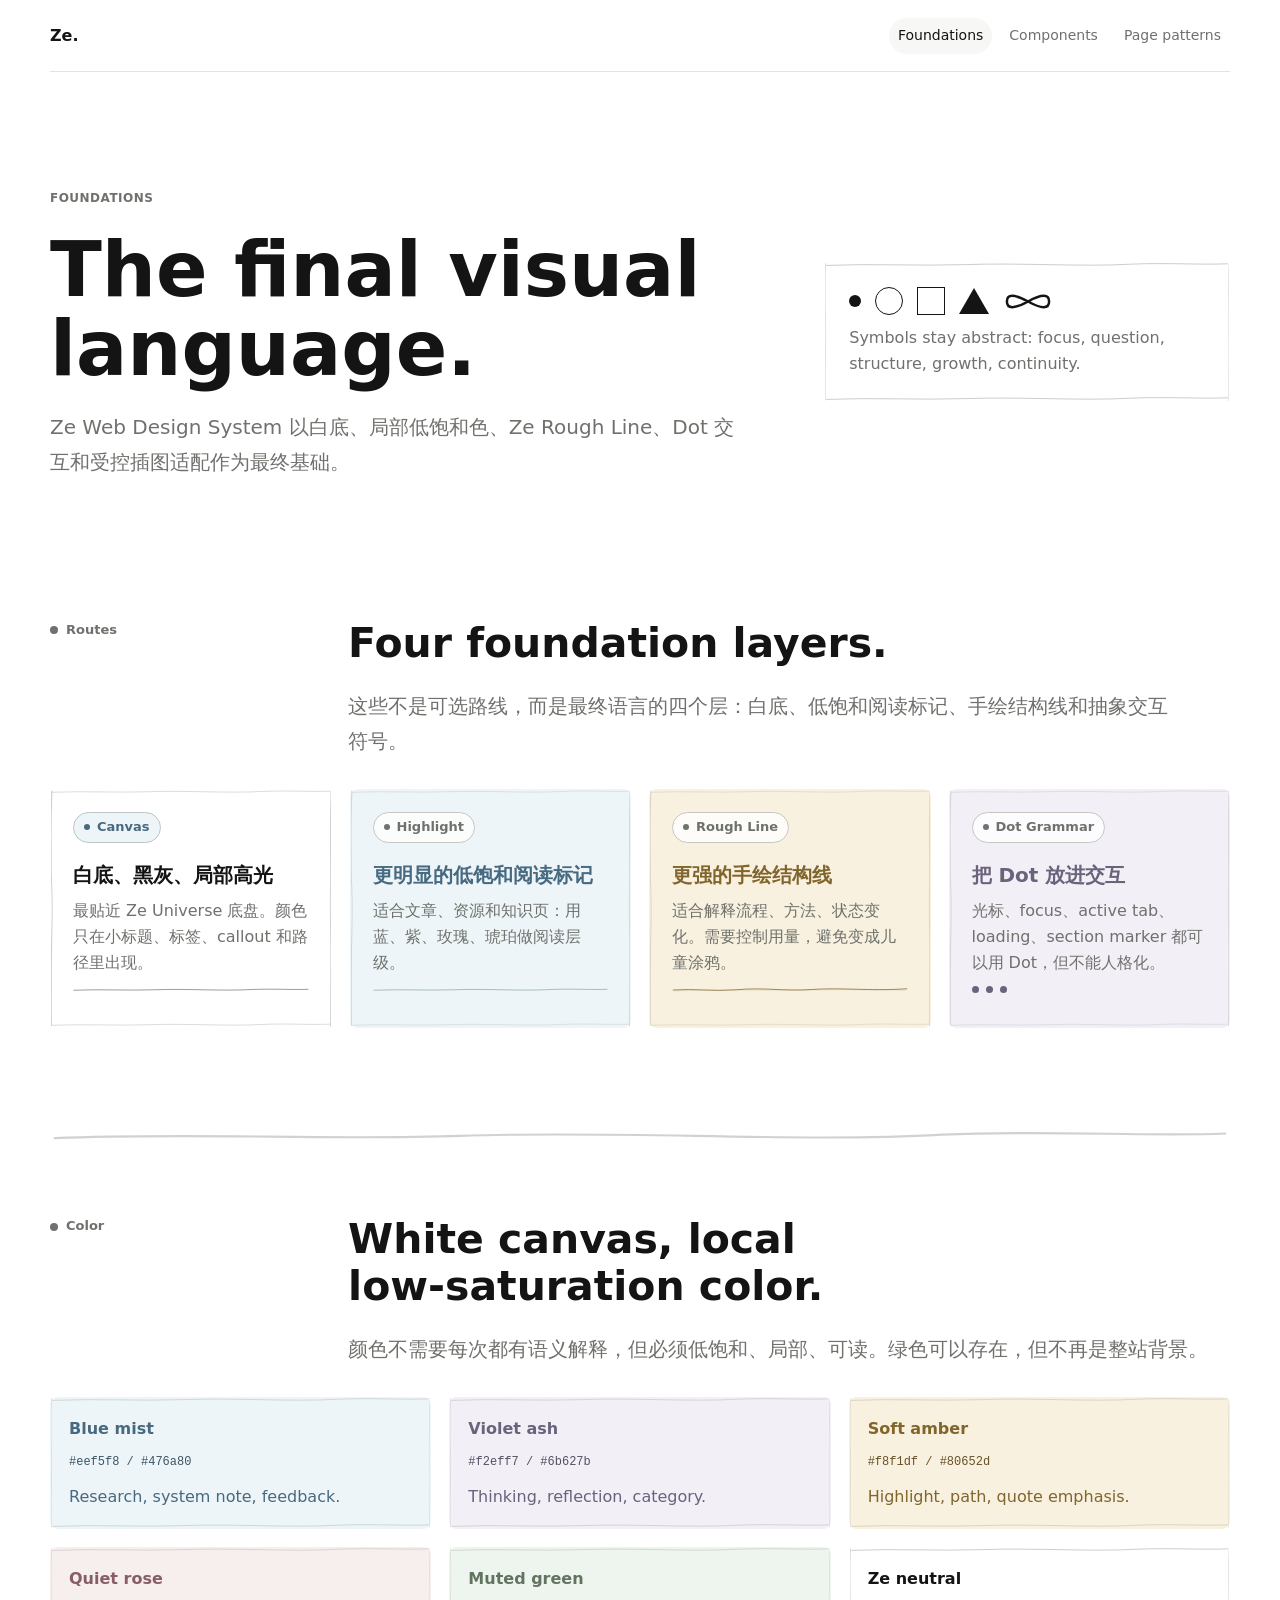
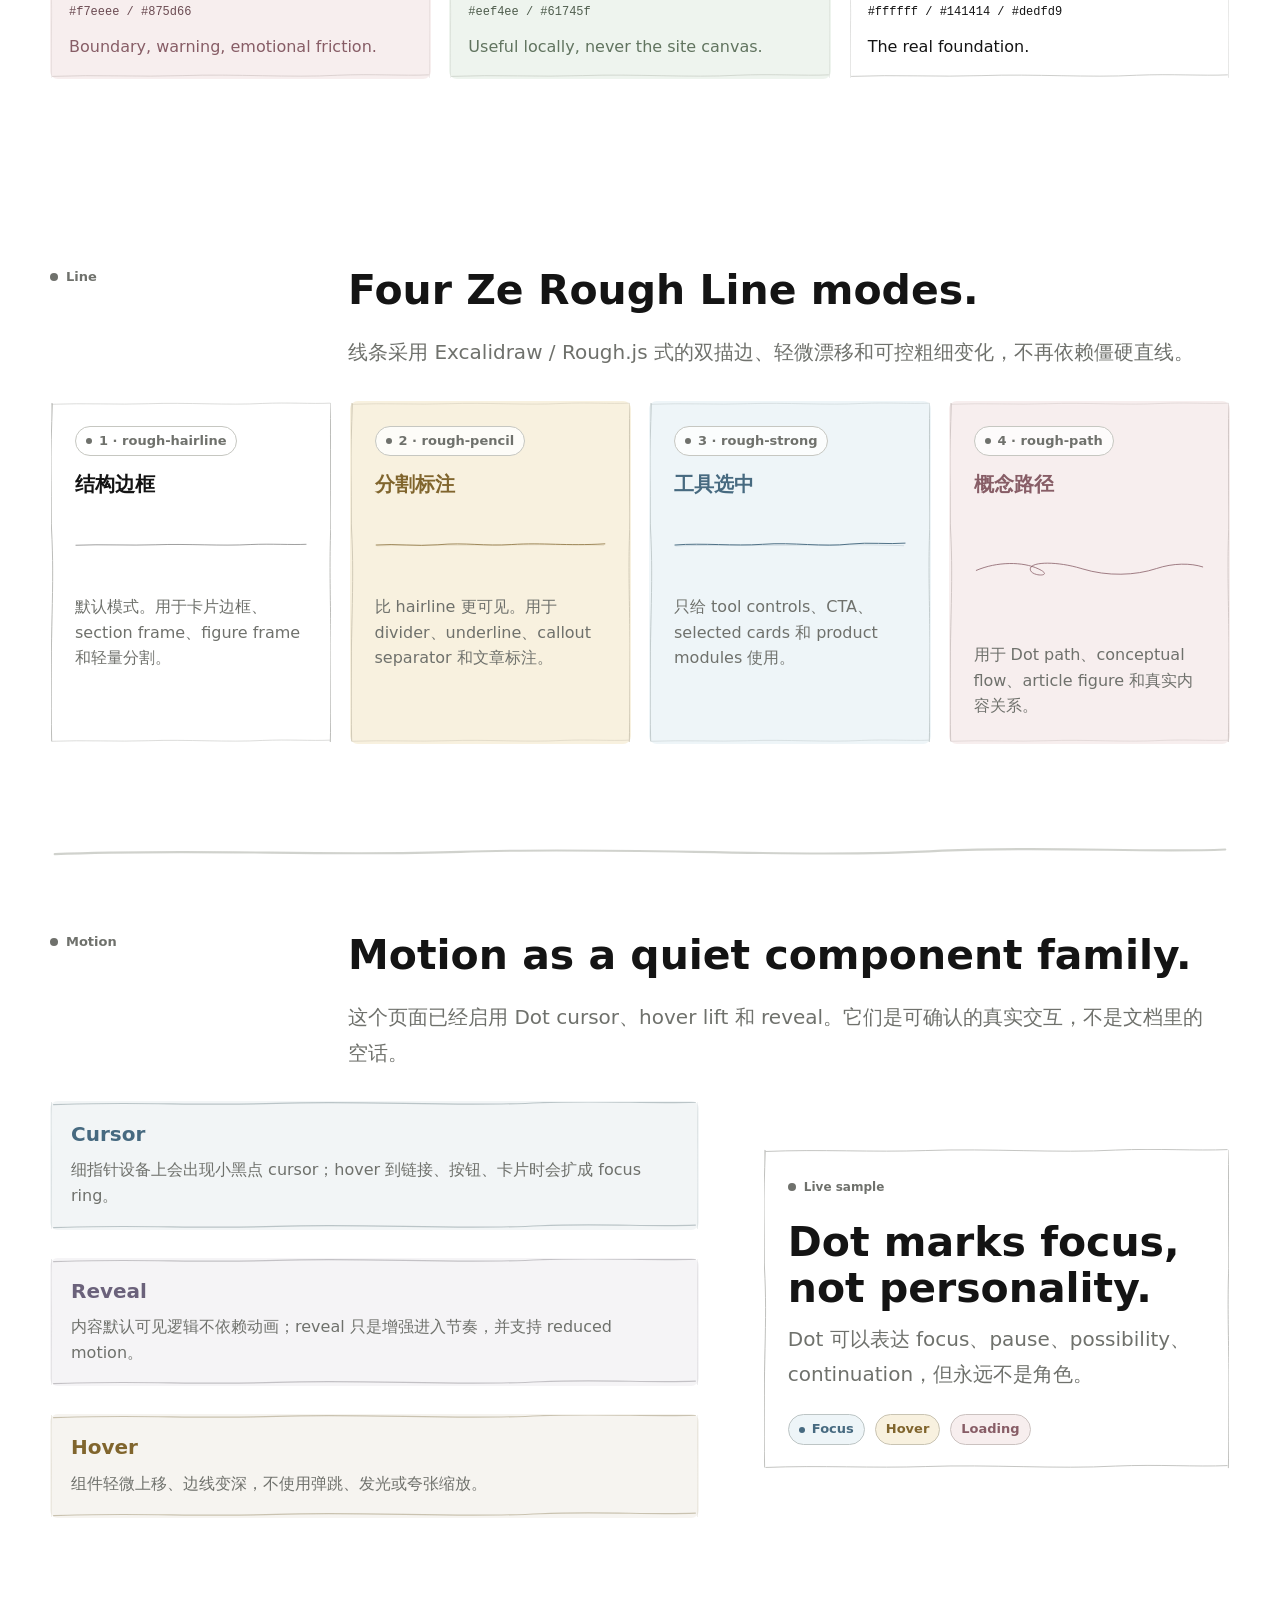
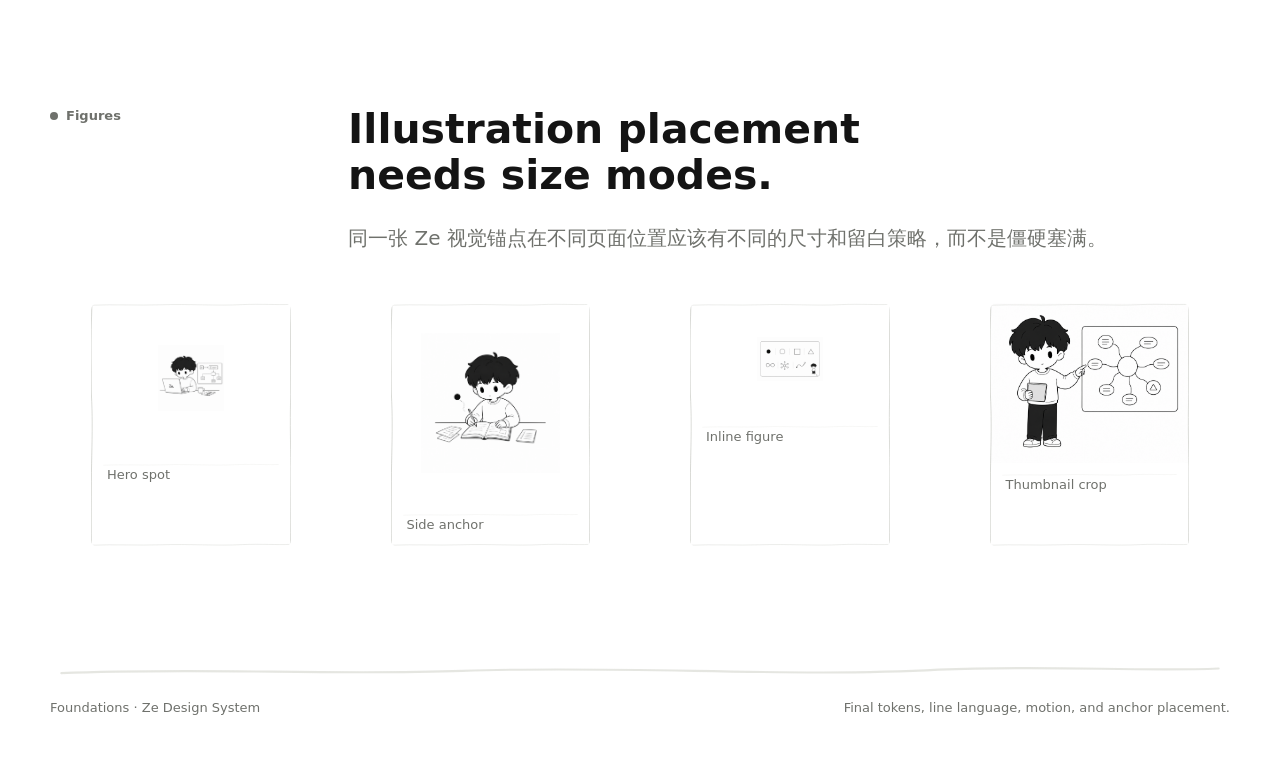
<file: gallery/style-tiles.html>
<!doctype html>
<html lang="zh-CN">
  <head>
    <meta charset="utf-8">
    <meta name="viewport" content="width=device-width, initial-scale=1">
    <title>Foundations · Ze Design System</title>
    <link rel="stylesheet" href="./assets/ze-system.css">
    <script defer src="./assets/ze-gallery.js"></script>
  </head>
  <body>
    <header class="shell topbar">
      <a class="brand" href="./index.html">Ze.</a>
      <nav class="nav" aria-label="Gallery navigation">
        <a href="./style-tiles.html">Foundations</a>
        <a href="./component-board.html">Components</a>
        <a href="./page-mockups.html">Page patterns</a>
      </nav>
    </header>

    <main class="shell">
      <section class="gallery-hero compact">
        <div class="hero-copy" data-reveal>
          <span class="eyebrow">Foundations</span>
          <h1>The final visual language.</h1>
          <p class="lead">Ze Web Design System 以白底、局部低饱和色、Ze Rough Line、Dot 交互和受控插图适配作为最终基础。</p>
        </div>
        <div class="hero-visual panel white" data-reveal>
          <div class="symbol-row" aria-hidden="true">
            <span class="symbol dot"></span>
            <span class="symbol circle"></span>
            <span class="symbol square"></span>
            <span class="symbol triangle"></span>
            <span class="symbol infinity"></span>
          </div>
          <p>Symbols stay abstract: focus, question, structure, growth, continuity.</p>
        </div>
      </section>

      <section class="section">
        <div class="section-head">
          <span class="marker">Routes</span>
          <div>
            <h2>Four foundation layers.</h2>
            <p class="lead">这些不是可选路线，而是最终语言的四个层：白底、低饱和阅读标记、手绘结构线和抽象交互符号。</p>
          </div>
        </div>
        <div class="option-grid four">
          <article class="option-card" data-reveal>
            <span class="tag tint-blue active">Canvas</span>
            <h3>白底、黑灰、局部高光</h3>
            <p>最贴近 Ze Universe 底盘。颜色只在小标题、标签、callout 和路径里出现。</p>
            <div class="hand-line" aria-hidden="true"></div>
          </article>
          <article class="option-card tint-blue" data-reveal>
            <span class="tag active">Highlight</span>
            <h3>更明显的低饱和阅读标记</h3>
            <p>适合文章、资源和知识页：用蓝、紫、玫瑰、琥珀做阅读层级。</p>
            <div class="hand-line blue" aria-hidden="true"></div>
          </article>
          <article class="option-card tint-amber" data-reveal>
            <span class="tag active">Rough Line</span>
            <h3>更强的手绘结构线</h3>
            <p>适合解释流程、方法、状态变化。需要控制用量，避免变成儿童涂鸦。</p>
            <div class="hand-line amber rough-pencil" aria-hidden="true"></div>
          </article>
          <article class="option-card tint-violet" data-reveal>
            <span class="tag active">Dot Grammar</span>
            <h3>把 Dot 放进交互</h3>
            <p>光标、focus、active tab、loading、section marker 都可以用 Dot，但不能人格化。</p>
            <div class="loading-dots" aria-hidden="true"><span></span><span></span><span></span></div>
          </article>
        </div>
      </section>

      <section class="section divided">
        <div class="section-head">
          <span class="marker">Color</span>
          <div>
            <h2>White canvas, local low-saturation color.</h2>
            <p class="lead">颜色不需要每次都有语义解释，但必须低饱和、局部、可读。绿色可以存在，但不再是整站背景。</p>
          </div>
        </div>
        <div class="swatch-grid">
          <div class="swatch tint-blue" data-reveal><strong>Blue mist</strong><code>#eef5f8 / #476a80</code><span>Research, system note, feedback.</span></div>
          <div class="swatch tint-violet" data-reveal><strong>Violet ash</strong><code>#f2eff7 / #6b627b</code><span>Thinking, reflection, category.</span></div>
          <div class="swatch tint-amber" data-reveal><strong>Soft amber</strong><code>#f8f1df / #80652d</code><span>Highlight, path, quote emphasis.</span></div>
          <div class="swatch tint-rose" data-reveal><strong>Quiet rose</strong><code>#f7eeee / #875d66</code><span>Boundary, warning, emotional friction.</span></div>
          <div class="swatch tint-green" data-reveal><strong>Muted green</strong><code>#eef4ee / #61745f</code><span>Useful locally, never the site canvas.</span></div>
          <div class="swatch" data-reveal><strong>Ze neutral</strong><code>#ffffff / #141414 / #dedfd9</code><span>The real foundation.</span></div>
        </div>
      </section>

      <section class="section">
        <div class="section-head">
          <span class="marker">Line</span>
          <div>
            <h2>Four Ze Rough Line modes.</h2>
            <p class="lead">线条采用 Excalidraw / Rough.js 式的双描边、轻微漂移和可控粗细变化，不再依赖僵硬直线。</p>
          </div>
        </div>
        <div class="option-grid four">
          <article class="panel white line-card" data-reveal>
            <span class="tag active">1 · rough-hairline</span>
            <h3>结构边框</h3>
            <div class="hand-line" aria-hidden="true"></div>
            <p>默认模式。用于卡片边框、section frame、figure frame 和轻量分割。</p>
          </article>
          <article class="panel tint-amber line-card" data-reveal>
            <span class="tag active">2 · rough-pencil</span>
            <h3>分割标注</h3>
            <div class="hand-line amber rough-pencil" aria-hidden="true"></div>
            <p>比 hairline 更可见。用于 divider、underline、callout separator 和文章标注。</p>
          </article>
          <article class="panel tint-blue line-card" data-reveal>
            <span class="tag active">3 · rough-strong</span>
            <h3>工具选中</h3>
            <div class="hand-line blue rough-strong" aria-hidden="true"></div>
            <p>只给 tool controls、CTA、selected cards 和 product modules 使用。</p>
          </article>
          <article class="panel tint-rose line-card" data-reveal>
            <span class="tag active">4 · rough-path</span>
            <h3>概念路径</h3>
            <div class="hand-line rose rough-path" aria-hidden="true"></div>
            <p>用于 Dot path、conceptual flow、article figure 和真实内容关系。</p>
          </article>
        </div>
      </section>

      <section class="section divided">
        <div class="section-head">
          <span class="marker">Motion</span>
          <div>
            <h2>Motion as a quiet component family.</h2>
            <p class="lead">这个页面已经启用 Dot cursor、hover lift 和 reveal。它们是可确认的真实交互，不是文档里的空话。</p>
          </div>
        </div>
        <div class="split">
          <div class="stack loose">
            <div class="callout tint-blue" data-reveal>
              <h3>Cursor</h3>
              <p>细指针设备上会出现小黑点 cursor；hover 到链接、按钮、卡片时会扩成 focus ring。</p>
            </div>
            <div class="callout tint-violet" data-reveal>
              <h3>Reveal</h3>
              <p>内容默认可见逻辑不依赖动画；reveal 只是增强进入节奏，并支持 reduced motion。</p>
            </div>
            <div class="callout tint-amber" data-reveal>
              <h3>Hover</h3>
              <p>组件轻微上移、边线变深，不使用弹跳、发光或夸张缩放。</p>
            </div>
          </div>
          <div class="panel white" data-reveal>
            <span class="kicker">Live sample</span>
            <h2>Dot marks focus, not personality.</h2>
            <p class="lead">Dot 可以表达 focus、pause、possibility、continuation，但永远不是角色。</p>
            <div class="mock-nav">
              <button class="tag tint-blue active" type="button">Focus</button>
              <button class="tag tint-amber" type="button">Hover</button>
              <button class="tag tint-rose" type="button">Loading</button>
            </div>
          </div>
        </div>
      </section>

      <section class="section">
        <div class="section-head">
          <span class="marker">Figures</span>
          <div>
            <h2>Illustration placement needs size modes.</h2>
            <p class="lead">同一张 Ze 视觉锚点在不同页面位置应该有不同的尺寸和留白策略，而不是僵硬塞满。</p>
          </div>
        </div>
        <div class="option-grid four">
          <figure class="figure fit-hero" data-reveal>
            <img src="../assets/visual-anchors/approved/03_builder_state.png" alt="Approved Ze builder state visual anchor">
            <figcaption class="caption">Hero spot</figcaption>
          </figure>
          <figure class="figure fit-side" data-reveal>
            <img src="../assets/visual-anchors/approved/02_research_state.png" alt="Approved Ze research state visual anchor">
            <figcaption class="caption">Side anchor</figcaption>
          </figure>
          <figure class="figure fit-wide" data-reveal>
            <img src="../assets/visual-anchors/approved/07_dot_symbol_grammar.png" alt="Approved Dot and symbol grammar visual anchor">
            <figcaption class="caption">Inline figure</figcaption>
          </figure>
          <figure class="figure fit-thumb" data-reveal>
            <img src="../assets/visual-anchors/approved/04_teacher_state.png" alt="Approved Ze teacher state visual anchor">
            <figcaption class="caption">Thumbnail crop</figcaption>
          </figure>
        </div>
      </section>
    </main>

    <footer class="shell footer">
      <span>Foundations · Ze Design System</span>
      <span>Final tokens, line language, motion, and anchor placement.</span>
    </footer>
  </body>
</html>
</file>
<file: gallery/assets/ze-system.css>
:root {
  --ze-canvas: #ffffff;
  --ze-wash: #f7f7f5;
  --ze-surface: #ffffff;
  --ze-ink: #141414;
  --ze-ink-soft: #343434;
  --ze-muted: #6f716c;
  --ze-faint: #a8aaa4;
  --ze-line: #dedfd9;
  --ze-line-strong: #bfc1ba;
  --ze-blue-text: #476a80;
  --ze-blue-bg: #eef5f8;
  --ze-violet-text: #6b627b;
  --ze-violet-bg: #f2eff7;
  --ze-amber-text: #80652d;
  --ze-amber-bg: #f8f1df;
  --ze-rose-text: #875d66;
  --ze-rose-bg: #f7eeee;
  --ze-green-text: #61745f;
  --ze-green-bg: #eef4ee;
  --ze-orange-text: #8a5b2d;
  --ze-orange-bg: #f7eee6;
  --ze-focus: #1f1f1f;
  --ze-shadow-soft: 0 10px 28px rgba(20, 20, 20, 0.08);
  --ze-content: min(1180px, calc(100vw - 40px));
  --ze-measure: 68ch;
  --ze-ease-out: cubic-bezier(0.22, 1, 0.36, 1);
  --ze-label-title-gap: 20px;
  --ze-title-line-gap: 16px;
  --ze-line-body-gap: 18px;
  --rough-hairline-mask: url("data:image/svg+xml,%3Csvg width='1000' height='24' viewBox='0 0 1000 24' xmlns='http://www.w3.org/2000/svg'%3E%3Cpath d='M4 13 C120 8 236 15 348 11 C486 6 632 17 756 10 C850 6 929 12 996 9' stroke='black' stroke-width='1.8' stroke-linecap='round' fill='none'/%3E%3C/svg%3E");
  --rough-pencil-mask: url("data:image/svg+xml,%3Csvg width='1000' height='34' viewBox='0 0 1000 34' xmlns='http://www.w3.org/2000/svg'%3E%3Cpath d='M5 17 C94 10 174 24 272 16 C394 5 471 23 592 15 C729 6 824 22 995 12' stroke='black' stroke-width='3.2' stroke-linecap='round' fill='none'/%3E%3Cpath d='M9 21 C176 16 312 19 473 18 C651 17 795 14 990 19' stroke='black' stroke-width='1.1' stroke-linecap='round' fill='none' opacity='.45'/%3E%3C/svg%3E");
  --rough-strong-mask: url("data:image/svg+xml,%3Csvg width='1000' height='40' viewBox='0 0 1000 40' xmlns='http://www.w3.org/2000/svg'%3E%3Cpath d='M4 20 C126 10 256 26 382 17 C514 7 642 30 758 16 C842 7 923 18 996 12' stroke='black' stroke-width='4.1' stroke-linecap='round' fill='none'/%3E%3Cpath d='M8 24 C188 19 326 22 486 21 C654 20 806 16 990 23' stroke='black' stroke-width='1.5' stroke-linecap='round' fill='none' opacity='.5'/%3E%3C/svg%3E");
  --rough-path-loop-mask: url("data:image/svg+xml,%3Csvg width='1000' height='78' viewBox='0 0 1000 78' xmlns='http://www.w3.org/2000/svg'%3E%3Cpath d='M10 45 C100 6 212 7 278 38 C352 72 251 74 244 43 C235 6 358 4 468 38 C578 72 699 67 790 37 C862 13 938 13 990 30' stroke='black' stroke-width='3.4' stroke-linecap='round' stroke-linejoin='round' fill='none'/%3E%3C/svg%3E");
  --rough-vertical-mask: url("data:image/svg+xml,%3Csvg width='28' height='1000' viewBox='0 0 28 1000' xmlns='http://www.w3.org/2000/svg'%3E%3Cpath d='M14 4 C9 126 18 242 13 374 C7 548 19 686 12 996 M18 5 C13 148 10 276 17 404 C24 566 9 724 16 994' stroke='black' stroke-width='2.8' stroke-linecap='round' fill='none'/%3E%3C/svg%3E");
}

* {
  box-sizing: border-box;
}

html {
  background: var(--ze-canvas);
  color: var(--ze-ink);
  font-family: Inter, ui-sans-serif, system-ui, -apple-system, BlinkMacSystemFont, "PingFang SC", "Microsoft YaHei", "Helvetica Neue", Arial, sans-serif;
  letter-spacing: 0;
  scroll-behavior: smooth;
}

body {
  margin: 0;
  min-height: 100vh;
  background: var(--ze-canvas);
  color: var(--ze-ink);
  line-height: 1.6;
}

body.has-dot-cursor {
  cursor: none;
}

body.has-dot-cursor input,
body.has-dot-cursor textarea,
body.has-dot-cursor [contenteditable="true"] {
  cursor: text;
}

a {
  color: inherit;
}

a:focus-visible,
button:focus-visible,
summary:focus-visible {
  outline: 2px solid var(--ze-focus);
  outline-offset: 4px;
}

button {
  font: inherit;
}

img {
  max-width: 100%;
}

.shell {
  width: var(--ze-content);
  margin: 0 auto;
}

.topbar {
  position: sticky;
  top: 0;
  z-index: 20;
  min-height: 72px;
  display: flex;
  align-items: center;
  justify-content: space-between;
  gap: 24px;
  background: rgba(255, 255, 255, 0.88);
  border-bottom: 1px solid rgba(222, 223, 217, 0.84);
  backdrop-filter: blur(16px);
}

.brand {
  display: inline-flex;
  align-items: center;
  gap: 10px;
  color: var(--ze-ink);
  font-weight: 760;
  text-decoration: none;
}

.nav {
  display: flex;
  flex-wrap: wrap;
  gap: 8px;
  color: var(--ze-muted);
  font-size: 14px;
}

.nav a {
  position: relative;
  min-height: 36px;
  display: inline-flex;
  align-items: center;
  padding: 0 9px;
  border-radius: 999px;
  text-decoration: none;
  transition: color 160ms var(--ze-ease-out), background 160ms var(--ze-ease-out), transform 160ms var(--ze-ease-out);
}

.nav a:hover,
.nav a[aria-current="page"] {
  color: var(--ze-ink);
  background: var(--ze-wash);
}

.nav a:hover {
  transform: translateY(-1px);
}

.gallery-hero {
  min-height: 54vh;
  display: grid;
  grid-template-columns: minmax(0, 1.1fr) minmax(260px, 0.64fr);
  gap: clamp(28px, 6vw, 78px);
  align-items: center;
  padding: clamp(56px, 9vw, 112px) 0 clamp(48px, 7vw, 86px);
}

.gallery-hero.compact {
  min-height: auto;
  padding-bottom: 46px;
}

.hero-copy {
  max-width: 860px;
}

.hero-visual {
  justify-self: end;
  width: min(420px, 100%);
}

.hero-visual img {
  display: block;
  width: 100%;
  height: auto;
}

.eyebrow,
.kicker {
  color: var(--ze-muted);
  font-size: 12px;
  font-weight: 720;
  letter-spacing: 0.04em;
  text-transform: uppercase;
}

.kicker {
  display: inline-flex;
  align-items: center;
  gap: 8px;
  text-transform: none;
  letter-spacing: 0;
}

.kicker::before {
  content: "";
  width: 8px;
  height: 8px;
  border-radius: 999px;
  background: currentColor;
}

h1,
h2,
h3,
h4,
p {
  margin: 0;
}

h1,
h2,
h3 {
  text-wrap: balance;
}

h1 {
  max-width: 920px;
  margin-top: 18px;
  font-size: clamp(42px, 6vw, 76px);
  line-height: 1.04;
  letter-spacing: 0;
}

h2 {
  font-size: clamp(28px, 3.2vw, 42px);
  line-height: 1.14;
}

h3 {
  font-size: 20px;
  line-height: 1.28;
}

h4 {
  font-size: 15px;
  line-height: 1.35;
}

h1,
h2,
h3,
h4,
p,
li,
.tag {
  overflow-wrap: break-word;
}

.lead {
  max-width: 760px;
  margin-top: 22px;
  color: var(--ze-muted);
  font-size: clamp(17px, 1.6vw, 20px);
  line-height: 1.76;
  text-wrap: pretty;
}

.section {
  padding: clamp(52px, 8vw, 94px) 0;
}

.section.tight {
  padding: 36px 0;
}

.section.divided {
  position: relative;
  border-top: 0;
}

.section.divided::before {
  content: "";
  position: absolute;
  inset: 0 0 auto;
  height: 30px;
  color: var(--ze-line-strong);
  background: currentColor;
  -webkit-mask: var(--rough-hairline-mask) center / 100% 100% no-repeat;
  mask: var(--rough-hairline-mask) center / 100% 100% no-repeat;
  opacity: 0.72;
}

.section-head {
  display: grid;
  grid-template-columns: minmax(120px, 0.28fr) minmax(0, 1fr);
  gap: clamp(20px, 4vw, 54px);
  align-items: start;
  margin-bottom: 30px;
}

.section-head.open {
  grid-template-columns: 1fr;
  max-width: 780px;
}

.section-head p {
  max-width: var(--ze-measure);
}

.marker {
  display: inline-flex;
  align-items: center;
  gap: 8px;
  color: var(--ze-muted);
  font-size: 13px;
  font-weight: 680;
}

.marker::before {
  content: "";
  width: 8px;
  height: 8px;
  border-radius: 999px;
  background: currentColor;
}

.meta {
  color: var(--ze-muted);
  font-size: 13px;
}

.muted {
  color: var(--ze-muted);
}

.option-grid,
.component-grid,
.swatch-grid {
  display: grid;
  gap: 18px;
}

.option-grid.two,
.component-grid.two {
  grid-template-columns: repeat(2, minmax(0, 1fr));
}

.option-grid.three,
.component-grid.three,
.swatch-grid {
  grid-template-columns: repeat(3, minmax(0, 1fr));
}

.option-grid.four {
  grid-template-columns: repeat(4, minmax(0, 1fr));
}

.split {
  display: grid;
  grid-template-columns: minmax(0, 1fr) minmax(280px, 0.72fr);
  gap: clamp(24px, 5vw, 68px);
  align-items: center;
}

.split.reverse {
  grid-template-columns: minmax(280px, 0.72fr) minmax(0, 1fr);
}

.stack {
  display: grid;
  gap: 18px;
}

.stack.loose {
  gap: 28px;
}

.option-card,
.panel,
.callout,
.figure,
.code-panel,
.mock-frame,
.swatch,
.control-item,
.current-strip,
.accordion-item {
  min-width: 0;
  border-radius: 8px;
}

.option-card,
.panel,
.callout,
.figure,
.code-panel,
.mock-frame,
.swatch,
.control-item,
.current-strip,
.accordion-item {
  position: relative;
  border: 1px solid transparent;
  background-clip: padding-box;
  --rough-frame-color: color-mix(in srgb, currentColor 26%, var(--ze-line));
  --rough-frame-opacity: 0.82;
  --rough-frame-horizontal-mask: var(--rough-hairline-mask);
  --rough-frame-vertical-mask: var(--rough-vertical-mask);
  --rough-frame-edge: 30px;
}

.option-card::after,
.panel::after,
.callout::after,
.figure::after,
.code-panel::after,
.mock-frame::after,
.swatch::after,
.control-item::after,
.current-strip::after,
.accordion-item::after {
  content: "";
  position: absolute;
  inset: 0;
  z-index: 1;
  pointer-events: none;
  background: var(--rough-frame-color);
  -webkit-mask-image:
    var(--rough-frame-horizontal-mask),
    var(--rough-frame-horizontal-mask),
    var(--rough-frame-vertical-mask),
    var(--rough-frame-vertical-mask);
  -webkit-mask-position:
    center -13px,
    center calc(100% + 13px),
    -14px center,
    calc(100% + 14px) center;
  -webkit-mask-size:
    100% var(--rough-frame-edge),
    100% var(--rough-frame-edge),
    28px 100%,
    28px 100%;
  -webkit-mask-repeat: no-repeat;
  mask-image:
    var(--rough-frame-horizontal-mask),
    var(--rough-frame-horizontal-mask),
    var(--rough-frame-vertical-mask),
    var(--rough-frame-vertical-mask);
  mask-position:
    center -13px,
    center calc(100% + 13px),
    -14px center,
    calc(100% + 14px) center;
  mask-size:
    100% var(--rough-frame-edge),
    100% var(--rough-frame-edge),
    28px 100%,
    28px 100%;
  mask-repeat: no-repeat;
  opacity: var(--rough-frame-opacity);
}

.figure::after {
  z-index: 3;
}

.option-card > *,
.panel > *,
.callout > *,
.figure > *,
.code-panel > *,
.mock-frame > *,
.swatch > *,
.control-item > *,
.current-strip > *,
.accordion-item > * {
  position: relative;
  z-index: 2;
}

.option-card {
  display: block;
  padding: 22px;
  color: inherit;
  background: var(--ze-surface);
  text-decoration: none;
  transition: transform 180ms var(--ze-ease-out), background 180ms var(--ze-ease-out);
}

.option-card:hover {
  transform: translateY(-4px);
  --rough-frame-color: color-mix(in srgb, currentColor 42%, var(--ze-line-strong));
  --rough-frame-opacity: 1;
  --rough-frame-horizontal-mask: var(--rough-pencil-mask);
  --rough-frame-edge: 34px;
}

.option-card h3,
.option-card h4 {
  margin-top: 12px;
}

.option-card p,
.panel p,
.callout p {
  margin-top: 10px;
  color: var(--ze-muted);
}

.panel {
  padding: 24px;
  background: var(--ze-wash);
}

.panel.white {
  background: var(--ze-surface);
}

.open-note {
  padding: 6px 0;
}

.open-note p {
  max-width: var(--ze-measure);
  color: var(--ze-muted);
}

.section-followup {
  margin-top: 30px;
}

.tag-row {
  display: flex;
  flex-wrap: wrap;
  gap: 9px;
}

.tag {
  display: inline-flex;
  min-height: 30px;
  align-items: center;
  gap: 7px;
  padding: 4px 10px;
  border: 1px solid color-mix(in srgb, currentColor 22%, var(--ze-line));
  border-radius: 999px;
  color: var(--ze-muted);
  background: rgba(255, 255, 255, 0.78);
  font-size: 13px;
  font-weight: 640;
  text-decoration: none;
  transition: transform 160ms var(--ze-ease-out), border-color 160ms var(--ze-ease-out), background 160ms var(--ze-ease-out);
}

.tag:hover {
  transform: translateY(-2px);
}

.tag.active::before,
.tag[aria-selected="true"]::before {
  content: "";
  width: 6px;
  height: 6px;
  border-radius: 999px;
  background: currentColor;
}

.eyebrow + h1,
.kicker + h1,
.kicker + h2,
.kicker + h3,
.kicker + h4,
.kicker + .mock-hero-title,
.meta + h1,
.meta + h2,
.meta + h3,
.meta + h4,
.tag + h1,
.tag + h2,
.tag + h3,
.tag + h4,
.tag-row + h1,
.tag-row + h2,
.tag-row + h3,
.tag-row + h4,
.tag-row + .mock-hero-title {
  margin-top: var(--ze-label-title-gap);
}

:is(.panel, .option-card, .callout) > :is(h2, h3, h4) + .hand-line {
  margin-top: var(--ze-title-line-gap);
}

:is(.panel, .option-card, .callout) > .hand-line + p {
  margin-top: var(--ze-line-body-gap);
}

.tint-blue { color: var(--ze-blue-text); background: var(--ze-blue-bg); }
.tint-violet { color: var(--ze-violet-text); background: var(--ze-violet-bg); }
.tint-amber { color: var(--ze-amber-text); background: var(--ze-amber-bg); }
.tint-rose { color: var(--ze-rose-text); background: var(--ze-rose-bg); }
.tint-green { color: var(--ze-green-text); background: var(--ze-green-bg); }
.tint-orange { color: var(--ze-orange-text); background: var(--ze-orange-bg); }

.swatch {
  min-height: 132px;
  display: grid;
  align-content: space-between;
  padding: 18px;
  --rough-frame-color: color-mix(in srgb, currentColor 28%, var(--ze-line));
}

.swatch strong {
  color: currentColor;
}

.swatch code {
  color: color-mix(in srgb, currentColor 76%, var(--ze-ink));
  font: 12px/1.4 ui-monospace, SFMono-Regular, Menlo, Consolas, monospace;
}

.hand-line {
  height: 30px;
  color: var(--ze-ink);
}

.hand-line::before {
  content: "";
  display: block;
  width: 100%;
  height: 100%;
  background: currentColor;
  -webkit-mask: var(--rough-hairline-mask) center / 100% 100% no-repeat;
  mask: var(--rough-hairline-mask) center / 100% 100% no-repeat;
}

.hand-line.rough-pencil::before {
  -webkit-mask-image: var(--rough-pencil-mask);
  mask-image: var(--rough-pencil-mask);
}

.hand-line.rough-strong::before {
  -webkit-mask-image: var(--rough-strong-mask);
  mask-image: var(--rough-strong-mask);
}

.hand-line.rough-path {
  height: 78px;
}

.hand-line.rough-path::before {
  -webkit-mask-image: var(--rough-path-loop-mask);
  mask-image: var(--rough-path-loop-mask);
}

.hand-line.blue { color: var(--ze-blue-text); }
.hand-line.amber { color: var(--ze-amber-text); }
.hand-line.rose { color: var(--ze-rose-text); }

.line-card {
  display: grid;
  align-content: start;
  gap: 16px;
}

.line-card .tag {
  justify-self: start;
}

.line-card h3,
.line-card p {
  margin: 0;
}

.line-card > .tag + h3,
.track-card > .tag + h3 {
  margin: 0;
}

.symbol-row {
  display: flex;
  flex-wrap: wrap;
  gap: 14px;
  align-items: center;
}

.symbol {
  display: inline-block;
  width: 28px;
  height: 28px;
  color: var(--ze-ink);
}

.symbol.dot {
  width: 12px;
  height: 12px;
  border-radius: 999px;
  background: currentColor;
}

.symbol.circle {
  border: 1.8px solid currentColor;
  border-radius: 999px;
}

.symbol.square {
  border: 1.8px solid currentColor;
}

.symbol.triangle {
  width: 0;
  height: 0;
  border-left: 15px solid transparent;
  border-right: 15px solid transparent;
  border-bottom: 26px solid currentColor;
}

.symbol.infinity {
  width: 50px;
  height: 28px;
}

.symbol.infinity::before {
  content: "";
  display: block;
  width: 100%;
  height: 100%;
  background: currentColor;
  -webkit-mask: url("data:image/svg+xml,%3Csvg width='64' height='32' viewBox='0 0 64 32' xmlns='http://www.w3.org/2000/svg'%3E%3Cpath d='M5 16 C5 6.5 14.2 6.2 32 16 C49.8 25.8 59 25.5 59 16 C59 6.5 49.8 6.2 32 16 C14.2 25.8 5 25.5 5 16Z' stroke='black' stroke-width='3.2' stroke-linecap='round' stroke-linejoin='round' fill='none'/%3E%3C/svg%3E") center / contain no-repeat;
  mask: url("data:image/svg+xml,%3Csvg width='64' height='32' viewBox='0 0 64 32' xmlns='http://www.w3.org/2000/svg'%3E%3Cpath d='M5 16 C5 6.5 14.2 6.2 32 16 C49.8 25.8 59 25.5 59 16 C59 6.5 49.8 6.2 32 16 C14.2 25.8 5 25.5 5 16Z' stroke='black' stroke-width='3.2' stroke-linecap='round' stroke-linejoin='round' fill='none'/%3E%3C/svg%3E") center / contain no-repeat;
}

.list {
  position: relative;
}

.list::before {
  content: "";
  position: absolute;
  inset: 0 0 auto;
  height: 28px;
  background: var(--ze-line-strong);
  -webkit-mask: var(--rough-hairline-mask) center / 100% 100% no-repeat;
  mask: var(--rough-hairline-mask) center / 100% 100% no-repeat;
  opacity: 0.72;
}

.list-row {
  position: relative;
  --list-divider-color: var(--ze-line);
  display: grid;
  grid-template-columns: 132px minmax(0, 1fr) auto;
  gap: 26px;
  align-items: start;
  padding: 22px 0;
  transform: translate3d(0, 0, 0);
  transition: transform 320ms cubic-bezier(0.16, 1, 0.3, 1);
  will-change: transform;
}

.list-row::after {
  content: "";
  position: absolute;
  inset: auto 0 0;
  height: 28px;
  background: var(--list-divider-color);
  -webkit-mask: var(--rough-hairline-mask) center / 100% 100% no-repeat;
  mask: var(--rough-hairline-mask) center / 100% 100% no-repeat;
  opacity: 0.78;
}

.list-row:hover {
  --list-divider-color: var(--ze-line-strong);
  transform: translate3d(7px, 0, 0);
}

.arrow {
  color: var(--ze-faint);
  font-size: 22px;
  line-height: 1;
  transform: translate3d(0, 0, 0);
  transition:
    color 320ms cubic-bezier(0.16, 1, 0.3, 1),
    transform 320ms cubic-bezier(0.16, 1, 0.3, 1);
}

.list-row:hover .arrow {
  color: var(--ze-muted);
  transform: translate3d(3px, 0, 0);
}

.callout {
  padding: 20px;
  background: color-mix(in srgb, currentColor 7%, #fff);
  --rough-frame-color: color-mix(in srgb, currentColor 32%, var(--ze-line));
}

.quote {
  position: relative;
  max-width: 880px;
  padding: 8px 0 10px 28px;
  border-left: 0;
  color: var(--ze-ink-soft);
  font-size: clamp(22px, 3vw, 34px);
  line-height: 1.42;
}

.quote::before {
  content: "";
  position: absolute;
  inset: 2px auto 2px 0;
  width: 28px;
  background: var(--ze-line-strong);
  -webkit-mask: var(--rough-vertical-mask) center / 100% 100% no-repeat;
  mask: var(--rough-vertical-mask) center / 100% 100% no-repeat;
  opacity: 0.86;
}

.quote.annotated {
  padding-left: 0;
}

.quote.annotated::before {
  display: none;
}

.code-panel {
  max-width: 100%;
  overflow: auto;
  padding: 18px;
  background: #fcfcfb;
  color: var(--ze-ink-soft);
  --rough-frame-color: var(--ze-line-strong);
  font: 13px/1.7 ui-monospace, SFMono-Regular, Menlo, Consolas, monospace;
}

.code-panel code {
  white-space: pre-wrap;
  overflow-wrap: anywhere;
}

.figure {
  overflow: hidden;
  background: var(--ze-surface);
  --rough-frame-color: var(--ze-line-strong);
}

.figure img {
  display: block;
  width: 100%;
  height: auto;
}

.figure.fit-hero img {
  aspect-ratio: 4 / 3;
  object-fit: contain;
  padding: clamp(16px, 4vw, 42px);
}

.figure.fit-side img {
  aspect-ratio: 1 / 1;
  object-fit: contain;
  padding: clamp(14px, 3vw, 30px);
}

.figure.fit-wide img {
  aspect-ratio: 16 / 9;
  object-fit: contain;
  padding: clamp(14px, 3vw, 34px);
}

.figure.fit-thumb img {
  aspect-ratio: 5 / 4;
  object-fit: cover;
  object-position: center;
}

.caption {
  position: relative;
  padding: 12px 16px;
  color: var(--ze-muted);
  font-size: 13px;
}

.caption::before {
  content: "";
  position: absolute;
  inset: 0 12px auto;
  height: 24px;
  background: var(--ze-line);
  -webkit-mask: var(--rough-hairline-mask) center / 100% 100% no-repeat;
  mask: var(--rough-hairline-mask) center / 100% 100% no-repeat;
  opacity: 0.74;
}

.tabs {
  display: flex;
  flex-wrap: wrap;
  gap: 6px;
  align-items: center;
  width: fit-content;
  max-width: 100%;
  padding: 4px;
  border: 1px solid var(--ze-line);
  border-radius: 999px;
  background: var(--ze-wash);
}

.tab {
  position: relative;
  min-height: 38px;
  display: inline-flex;
  align-items: center;
  gap: 8px;
  padding: 8px 14px;
  color: var(--ze-muted);
  border: 1px solid transparent;
  border-radius: 999px;
  background: transparent;
  cursor: pointer;
  transition:
    color 180ms var(--ze-ease-out),
    background 180ms var(--ze-ease-out),
    border-color 180ms var(--ze-ease-out),
    transform 180ms var(--ze-ease-out);
}

.tab:hover {
  color: var(--ze-ink-soft);
  transform: translateY(-1px);
}

.tab[aria-selected="true"] {
  color: var(--ze-ink);
  border-color: var(--ze-line);
  background: var(--ze-canvas);
  box-shadow: 0 1px 0 rgba(20, 20, 20, 0.04);
}

.tab[aria-selected="true"]::before {
  content: "";
  width: 6px;
  height: 6px;
  flex: 0 0 auto;
  border-radius: 999px;
  background: currentColor;
}

.tab-panel {
  padding-top: 20px;
  animation: tab-panel-in 220ms var(--ze-ease-out);
}

.tab-panel[hidden] {
  display: none;
}

@keyframes tab-panel-in {
  from { opacity: 0; transform: translate3d(0, 4px, 0); }
  to { opacity: 1; transform: translate3d(0, 0, 0); }
}

.accordion {
  display: grid;
  gap: 10px;
}

.accordion-item {
  background: var(--ze-surface);
  --rough-frame-color: var(--ze-line-strong);
}

.accordion-button {
  width: 100%;
  min-height: 48px;
  display: flex;
  align-items: center;
  justify-content: space-between;
  gap: 16px;
  padding: 12px 16px;
  color: var(--ze-ink);
  border: 0;
  background: transparent;
  text-align: left;
  cursor: pointer;
}

.accordion-button::after {
  content: "";
  width: 8px;
  height: 8px;
  border-radius: 999px;
  background: currentColor;
  transition: transform 180ms var(--ze-ease-out);
}

.accordion-button[aria-expanded="true"]::after {
  transform: scale(1.6);
}

.accordion-panel {
  padding: 0 16px 16px;
  color: var(--ze-muted);
}

.accordion-panel[hidden] {
  display: none;
}

.step-flow {
  display: grid;
  gap: 14px;
}

.step-row {
  display: grid;
  grid-template-columns: 34px minmax(0, 1fr);
  gap: 14px;
  align-items: start;
}

.step-dot {
  width: 20px;
  height: 20px;
  margin-top: 2px;
  border-radius: 999px;
  border: 1px solid currentColor;
  color: var(--ze-ink);
}

.loading-dots {
  display: inline-flex;
  gap: 7px;
  align-items: center;
}

.loading-dots span {
  width: 7px;
  height: 7px;
  border-radius: 999px;
  background: currentColor;
  animation: dot-pulse 1.2s infinite ease-in-out;
}

.loading-dots span:nth-child(2) {
  animation-delay: 120ms;
}

.loading-dots span:nth-child(3) {
  animation-delay: 240ms;
}

@keyframes dot-pulse {
  0%, 80%, 100% { opacity: 0.3; transform: translateY(0); }
  40% { opacity: 1; transform: translateY(-4px); }
}

.mock-frame {
  padding: clamp(22px, 4vw, 42px);
  background: var(--ze-surface);
  --rough-frame-color: var(--ze-line-strong);
}

.mock-frame.open {
  padding-inline: 0;
}

.mock-frame.open::after {
  display: none;
}

.mock-nav {
  display: flex;
  flex-wrap: wrap;
  gap: 10px;
  margin-top: 22px;
}

.mock-hero-title {
  max-width: 760px;
  font-size: clamp(34px, 4.4vw, 58px);
  line-height: 1.08;
}

.current-strip {
  display: grid;
  grid-template-columns: max-content minmax(0, 1fr);
  gap: 18px;
  align-items: baseline;
  padding: 16px 18px;
  --rough-frame-color: color-mix(in srgb, currentColor 30%, var(--ze-line));
}

.current-strip .kicker {
  line-height: 1.6;
}

.current-strip p {
  color: color-mix(in srgb, currentColor 68%, var(--ze-ink));
  line-height: 1.6;
}

.track-card {
  display: grid;
  gap: 14px;
  align-content: start;
}

.track-card .tag {
  justify-self: start;
}

.track-card p {
  margin: 0;
}

.reading-layout {
  display: grid;
  grid-template-columns: minmax(0, 1fr) 230px;
  gap: clamp(28px, 5vw, 68px);
  align-items: start;
}

.reading-column {
  max-width: 720px;
}

.reading-column p + p {
  margin-top: 18px;
}

.side-rail {
  position: sticky;
  top: 96px;
  display: grid;
  gap: 12px;
  color: var(--ze-muted);
  font-size: 13px;
}

.tool-surface {
  display: grid;
  grid-template-columns: 260px minmax(0, 1fr);
  gap: 22px;
}

.control-list {
  display: grid;
  gap: 10px;
}

.kicker + .control-list {
  margin-top: 16px;
}

.control-item {
  padding: 12px;
  background: var(--ze-surface);
}

[data-reveal] {
  opacity: 1;
  transform: none;
}

.reveal-ready [data-reveal] {
  opacity: 0;
  transform: translateY(22px);
  transition: opacity 520ms var(--ze-ease-out), transform 520ms var(--ze-ease-out);
}

.reveal-ready [data-reveal].is-visible {
  opacity: 1;
  transform: translateY(0);
}

.ze-cursor {
  position: fixed;
  z-index: 999;
  top: 0;
  left: 0;
  width: 12px;
  height: 12px;
  border-radius: 999px;
  background: var(--ze-ink);
  pointer-events: none;
  opacity: 0;
  transform: translate3d(-50%, -50%, 0);
  transition: opacity 160ms var(--ze-ease-out), width 180ms var(--ze-ease-out), height 180ms var(--ze-ease-out), background 180ms var(--ze-ease-out);
}

.ze-cursor.is-visible {
  opacity: 1;
}

.ze-cursor.is-target {
  width: 28px;
  height: 28px;
  background: rgba(20, 20, 20, 0.12);
  border: 1px solid rgba(20, 20, 20, 0.36);
}

.ze-cursor.is-down {
  width: 8px;
  height: 8px;
}

.footer {
  position: relative;
  display: flex;
  flex-wrap: wrap;
  align-items: center;
  justify-content: space-between;
  gap: 16px;
  padding: 40px 0 54px;
  color: var(--ze-muted);
  font-size: 13px;
}

.footer::before {
  content: "";
  position: absolute;
  inset: 0 0 auto;
  height: 28px;
  background: var(--ze-line);
  -webkit-mask: var(--rough-hairline-mask) center / 100% 100% no-repeat;
  mask: var(--rough-hairline-mask) center / 100% 100% no-repeat;
  opacity: 0.78;
}

@media (prefers-reduced-motion: reduce) {
  *,
  *::before,
  *::after {
    scroll-behavior: auto !important;
    transition-duration: 0.01ms !important;
    animation-duration: 0.01ms !important;
    animation-iteration-count: 1 !important;
  }

  [data-reveal] {
    opacity: 1;
    transform: none;
  }

  .ze-cursor {
    display: none;
  }
}

@media (max-width: 920px) {
  .gallery-hero,
  .split,
  .split.reverse,
  .reading-layout,
  .tool-surface {
    grid-template-columns: 1fr;
  }

  .hero-visual {
    justify-self: start;
    max-width: 360px;
  }

  .side-rail {
    position: static;
  }

  .option-grid.four,
  .option-grid.three,
  .component-grid.three,
  .swatch-grid {
    grid-template-columns: repeat(2, minmax(0, 1fr));
  }
}

@media (max-width: 680px) {
  :root {
    --ze-content: min(1180px, calc(100vw - 56px));
  }

  html,
  body {
    max-width: 100%;
    overflow-x: hidden;
  }

  body.has-dot-cursor {
    cursor: auto;
  }

  .shell,
  .gallery-hero,
  .hero-copy,
  .hero-visual,
  .section-head,
  .option-grid,
  .component-grid,
  .swatch-grid,
  .option-card,
  .panel,
  .callout,
  .figure {
    max-width: 100%;
    min-width: 0;
  }

  .shell {
    width: calc(100vw - 56px);
  }

  .topbar {
    position: static;
    display: grid;
    justify-content: stretch;
    padding: 16px 0;
  }

  .gallery-hero {
    min-height: auto;
    padding-top: 44px;
  }

  h1,
  h2,
  h3,
  h4,
  p,
  li,
  .lead {
    inline-size: 100%;
    max-width: 100%;
    overflow-wrap: anywhere !important;
    white-space: normal;
    word-break: normal;
    text-wrap: initial !important;
  }

  h1 {
    max-inline-size: 100%;
    font-size: 34px;
    line-height: 1.08;
    text-wrap: balance !important;
  }

  h2 {
    max-inline-size: 100%;
    font-size: 26px;
    text-wrap: balance !important;
  }

  .section-head,
  .option-grid.two,
  .option-grid.three,
  .option-grid.four,
  .component-grid.two,
  .component-grid.three,
  .swatch-grid,
  .list-row,
  .current-strip {
    grid-template-columns: 1fr;
  }

  .list-row:hover {
    transform: none;
  }

  .mock-frame {
    padding: 20px;
  }

  .ze-cursor {
    display: none;
  }
}
</file>
